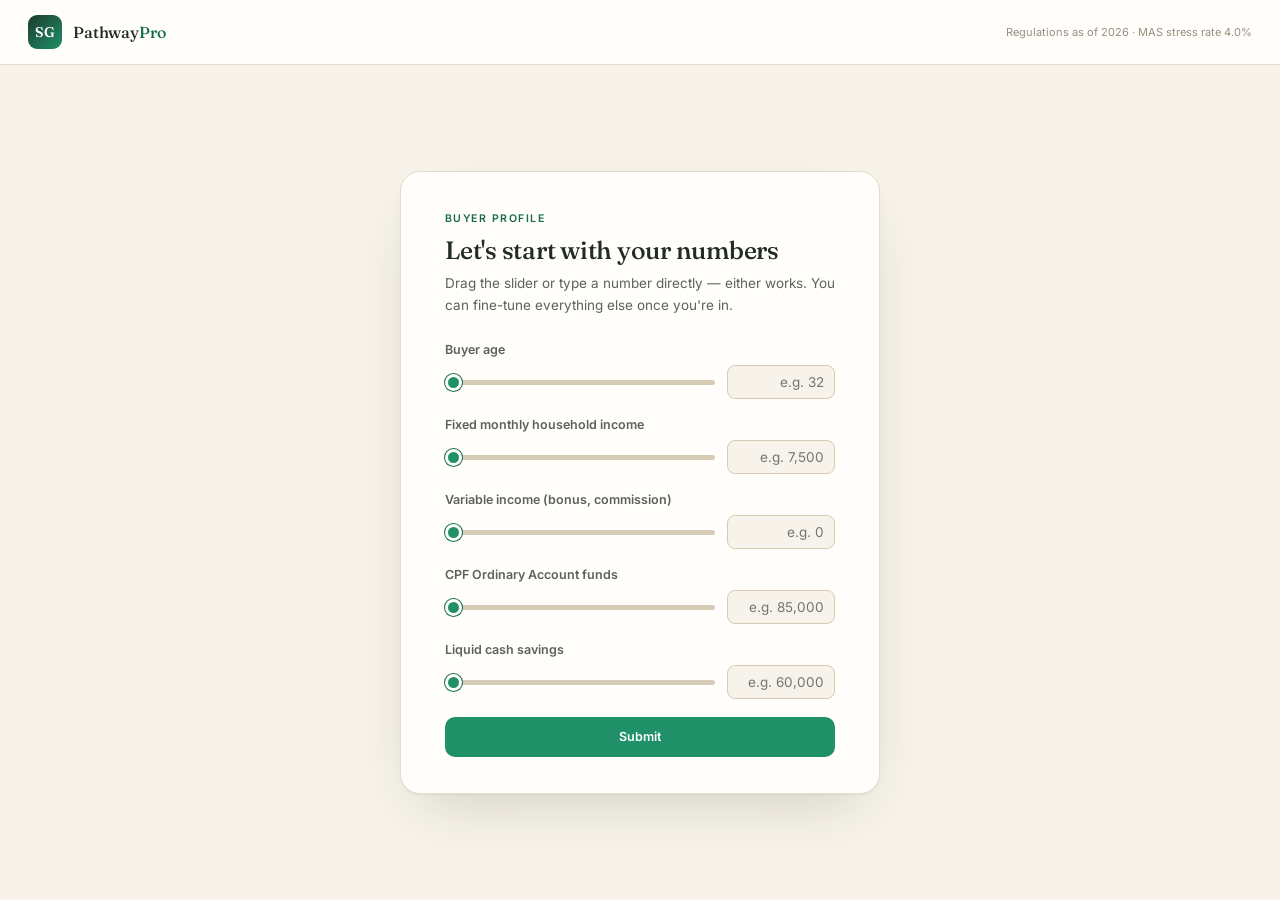
<file: property flowchart/index.html>
<!DOCTYPE html>
<html lang="en">
<head>
<meta charset="UTF-8">
<meta name="viewport" content="width=device-width, initial-scale=1.0">
<title>SG Property Pathway — Buyer Profile Dashboard</title>
<link rel="preconnect" href="https://fonts.googleapis.com">
<link rel="preconnect" href="https://fonts.gstatic.com" crossorigin>
<link rel="stylesheet" href="style.css">
<style>
  /* ---- Print-only affordability summary sheet ----
     Built and populated on demand by generatePDF(); hidden on screen,
     shown alone when printed/saved as PDF. Native browser print, not
     a library — nothing to load, nothing that can fail to load. */
  #print-sheet{ display:none; }
  @media print{
    body > *:not(#print-sheet){ display:none !important; }
    #print-sheet{
      display:block; font-family: var(--font-sans); color:#111; padding:12mm;
    }
    #print-sheet h1{ font-family: var(--font-display); font-size:20px; margin-bottom:2px; }
    #print-sheet .ps-date{ font-size:11px; color:#666; margin-bottom:18px; }
    #print-sheet h2{ font-size:12px; text-transform:uppercase; letter-spacing:0.06em; color:#333; border-bottom:1px solid #ccc; padding-bottom:4px; margin:16px 0 8px; }
    #print-sheet .ps-row{ display:flex; justify-content:space-between; font-size:12.5px; padding:4px 0; }
    #print-sheet .ps-row span:first-child{ color:#555; }
    #print-sheet .ps-row span:last-child{ font-weight:600; }
    #print-sheet .ps-note{ font-size:11px; color:#666; margin-top:6px; }
    #print-sheet .ps-foot{ margin-top:26px; padding-top:12px; border-top:1px solid #ccc; font-size:10px; color:#777; line-height:1.5; }
    #print-sheet .ps-contact{ margin-top:8px; font-size:11.5px; font-weight:700; color:#111; }
  }

  /* ---- Real photos on the 5 pathway cards ----
     PATH_MEDIA (in the script below) is the single place to swap a
     photo out — set img/alt/credit and it takes over the card the
     next render. Falls back to the original line-art icon if a photo
     fails to load, and falls back to a labelled placeholder tile if
     no photo is set at all, so a card is never blank or broken. */
  .path-thumb.photo{ padding:0; align-items:stretch; }
  .path-thumb.photo img{ width:100%; height:100%; object-fit:cover; display:block; }
  .path-thumb.placeholder{ flex-direction:column; align-items:center; justify-content:center; gap:3px; color:var(--ink-3); }
  .path-thumb.placeholder svg{ width:20px; height:20px; opacity:0.55; }
  .path-thumb.placeholder .ph-label{ font-size:7.5px; letter-spacing:0.03em; text-transform:uppercase; opacity:0.7; }
</style>
</head>
<body>

<header class="topbar">
  <div class="brand">
    <div class="brand-mark">SG</div>
    <div class="brand-name">Pathway<span>Pro</span></div>
  </div>
  <div class="topbar-note">Regulations as of 2026 · MAS stress rate 4.0%</div>
</header>

<!-- ============ INTRO SCREEN — captures the 5 core numbers before the dashboard appears ============ -->
<section id="intro-screen" class="intro-wrap" aria-label="Buyer profile intake">
  <div class="intro-card">
    <div class="panel-eyebrow">Buyer Profile</div>
    <h2 class="intro-title">Let's start with your numbers</h2>
    <p class="intro-sub">Drag the slider or type a number directly — either works. You can fine-tune everything else once you're in.</p>

    <div class="intro-field">
      <label for="i-age-num">Buyer age</label>
      <div class="dual-input">
        <input type="range" id="i-age-slider" min="21" max="75" step="1" value="21">
        <input type="number" id="i-age-num" min="21" max="75" step="1" placeholder="e.g. 32">
      </div>
    </div>

    <div class="intro-field">
      <label for="i-income-num">Fixed monthly household income</label>
      <div class="dual-input">
        <input type="range" id="i-income-slider" min="3000" max="30000" step="250" value="3000">
        <input type="number" id="i-income-num" min="3000" max="30000" step="250" placeholder="e.g. 7,500">
      </div>
    </div>

    <div class="intro-field">
      <label for="i-income-var-num">Variable income (bonus, commission)</label>
      <div class="dual-input">
        <input type="range" id="i-income-var-slider" min="0" max="15000" step="250" value="0">
        <input type="number" id="i-income-var-num" min="0" max="15000" step="250" placeholder="e.g. 0">
      </div>
    </div>

    <div class="intro-field">
      <label for="i-cpf-num">CPF Ordinary Account funds</label>
      <div class="dual-input">
        <input type="range" id="i-cpf-slider" min="0" max="500000" step="5000" value="0">
        <input type="number" id="i-cpf-num" min="0" max="500000" step="5000" placeholder="e.g. 85,000">
      </div>
    </div>

    <div class="intro-field">
      <label for="i-cash-num">Liquid cash savings</label>
      <div class="dual-input">
        <input type="range" id="i-cash-slider" min="0" max="500000" step="5000" value="0">
        <input type="number" id="i-cash-num" min="0" max="500000" step="5000" placeholder="e.g. 60,000">
      </div>
    </div>

    <p class="hint" id="intro-error" style="display:none">Fill in all five fields before continuing — type a number or drag the matching slider.</p>
    <button type="button" id="intro-submit" class="cta-btn primary intro-submit">Submit</button>
  </div>
</section>

<main class="wrap" id="dashboard" style="display:none">

  <!-- ============ LEFT WINDOW: BUYER PROFILE ARCHETYPE ============ -->
  <section class="left" aria-label="Buyer profile archetype panel">
    <div class="panel-eyebrow">Buyer Profile</div>

    <div class="avatar-card">
      <div class="household-stage" id="household-stage" aria-live="polite"></div>
      <div class="archetype-name" id="arch-name">First-Timer Achiever</div>
      <div class="archetype-sub" id="arch-sub">Citizen couple · Mid income band</div>
      <div class="badge-row" id="badge-row"></div>
    </div>

    <div class="section-card">
      <h3>Household composition</h3>
      <div class="input-row">
        <div class="input-label"><label for="s-age">Buyer age</label><span class="val" id="v-age">32</span></div>
        <input type="range" id="s-age" min="21" max="75" value="32" step="1">
      </div>
      <div class="input-row">
        <div class="input-label"><label for="s-hhtype">Buyer(s) citizenship profile</label></div>
        <select id="s-hhtype">
          <option value="cc">Citizen / Citizen couple</option>
          <option value="cpr">Citizen / PR couple</option>
          <option value="prpr">PR / PR couple</option>
          <option value="single35">Single 35+ (Citizen)</option>
          <option value="foreigner">Foreigner</option>
        </select>
        <p class="hint" id="single-hint" style="display:none">Below 35 — BTO Single Scheme, HDB resale (Single Singles Scheme) and EC (Joint Singles Scheme, two singles applying jointly) all need both applicants at least 35. Raise the age slider to unlock them.</p>
      </div>
      <div class="input-row">
        <div class="input-label"><span>Individuals staying in the home</span></div>
        <div class="stepper-row">
          <span class="stepper-name">
            <svg viewBox="0 0 24 24" fill="none" stroke="currentColor" stroke-width="2" stroke-linecap="round"><circle cx="12" cy="6" r="3"/><path d="M9 20v-6a3 3 0 0 1 6 0v6"/></svg>
            Toddlers / young children
          </span>
          <div class="stepper">
            <button type="button" class="step-btn" data-target="toddlers" data-step="-1" aria-label="Remove one toddler">−</button>
            <span class="step-count" id="v-toddlers">0</span>
            <button type="button" class="step-btn" data-target="toddlers" data-step="1" aria-label="Add one toddler">+</button>
          </div>
        </div>
        <div class="stepper-row">
          <span class="stepper-name">
            <svg viewBox="0 0 24 24" fill="none" stroke="currentColor" stroke-width="2" stroke-linecap="round"><circle cx="10" cy="5" r="3"/><path d="M7 21v-8a3 3 0 0 1 6 0v8"/><path d="M16 10v11"/></svg>
            Grandparents
          </span>
          <div class="stepper">
            <button type="button" class="step-btn" data-target="grandparents" data-step="-1" aria-label="Remove one grandparent">−</button>
            <span class="step-count" id="v-grandparents">0</span>
            <button type="button" class="step-btn" data-target="grandparents" data-step="1" aria-label="Add one grandparent">+</button>
          </div>
        </div>
        <p class="hint" id="gen-hint" style="display:none">Multi-generation household detected — 3Gen BTO income ceiling of $21,000 applied.</p>
      </div>
    </div>

    <div class="section-card">
      <h3>Financial inputs</h3>
      <div class="input-row">
        <div class="input-label"><label for="s-income">Fixed monthly household income</label><span class="val" id="v-income">$7,500</span></div>
        <input type="range" id="s-income" min="3000" max="30000" value="7500" step="250">
      </div>
      <div class="input-row">
        <div class="input-label"><label for="s-income-var">Variable income (bonus, commission)</label><span class="val" id="v-income-var">$0</span></div>
        <input type="range" id="s-income-var" min="0" max="15000" value="0" step="250">
      </div>
      <div class="input-row">
        <div class="input-label"><label for="s-cpf">CPF Ordinary Account funds</label><span class="val" id="v-cpf">$85,000</span></div>
        <input type="range" id="s-cpf" min="0" max="500000" value="85000" step="5000">
      </div>
      <div class="input-row">
        <div class="input-label"><label for="s-cash">Liquid cash savings</label><span class="val" id="v-cash">$60,000</span></div>
        <input type="range" id="s-cash" min="0" max="500000" value="60000" step="5000">
      </div>
      <div class="limits-grid">
        <div class="limit-card"><div class="limit-label">MSR limit (30%)</div><div class="limit-val ok" id="msr-val">—</div></div>
        <div class="limit-card"><div class="limit-label">TDSR limit (55%)</div><div class="limit-val ok" id="tdsr-val">—</div></div>
      </div>
      <div class="limits-grid budget-grid">
        <div class="limit-card"><div class="limit-label">HDB (MSR)</div><div class="limit-val" id="budget-hdb">—</div></div>
        <div class="limit-card"><div class="limit-label">EC (MSR + 5% cash)</div><div class="limit-val" id="budget-ec">—</div></div>
        <div class="limit-card"><div class="limit-label">Private (TDSR + 5% cash)</div><div class="limit-val" id="budget-pvt">—</div></div>
      </div>
      <p class="hint" id="cap-note" style="display:block">—</p>
    </div>

    <p class="disclaimer">Illustrative eligibility math only, this is not financial advice. Income ceilings, ABSD tiers, LTV and stress-test rates subject to regulation changes</p>
  </section>

  <!-- ============ RIGHT WINDOW: DYNAMIC PATHWAY FLOWCHART ============ -->
  <section class="right" aria-label="Dynamic property pathway flowchart">

    <div class="right-header">
      <div class="rh-title-row">
        <h2>Property Pathway Map</h2>
        <div class="root-node"><span class="dot"></span><span id="root-label">Your profile · assessing 5 pathways</span></div>
      </div>
      <div class="legend">
        <div class="leg-item"><div class="leg-dot em"></div>Eligible now</div>
        <div class="leg-item"><div class="leg-dot fut"></div>Future unlock</div>
        <div class="leg-item"><div class="leg-dot lk"></div>Locked</div>
      </div>
    </div>

    <div class="flow-grid" id="flow-grid"></div>

    <div class="node-title" style="margin-top:6px">Regulatory thresholds — live calculation</div>
    <div class="node-row" id="reg-nodes"></div>

    <div class="scenario-card">
      <h3>Future outlook &amp; asset progression path</h3>
      <div class="input-row">
        <div class="input-label"><label for="s-growth">Projected salary growth (% p.a.)</label><span class="val" id="v-growth">5%</span></div>
        <input type="range" id="s-growth" min="0" max="20" value="5" step="1">
      </div>
      <div class="input-row">
        <div class="input-label"><span>Target upgrade horizon</span></div>
        <div class="horizon-btns" role="group" aria-label="Upgrade horizon">
          <button class="hbtn active" id="h5" type="button">5 years</button>
          <button class="hbtn" id="h10" type="button">10 years</button>
        </div>
      </div>
      <div class="toggle-row">
        <span class="toggle-label" id="fut-label">Show Future Pathway overlay</span>
        <button class="tog" id="fut-tog" type="button" role="switch" aria-checked="false" aria-labelledby="fut-label"></button>
      </div>
    </div>

    <div id="future-gap-section" style="display:none">
      <div class="node-title" style="margin-bottom:8px">Future capital gap analysis</div>
      <div class="future-gap-box" id="future-gap-box"></div>
    </div>

    <div class="cta-box">
      <p class="cta-copy">Congratulations on being a <strong id="cta-arch">First-Timer Achiever</strong>! Your specific situation might result in very different conditions and time, let me find the best solution for you.</p>
      <div class="cta-btns">
        <button class="cta-btn primary" id="cta-pdf" type="button">
          <svg viewBox="0 0 24 24" fill="none" stroke="currentColor" stroke-width="2" stroke-linecap="round" stroke-linejoin="round"><path d="M21 15v4a2 2 0 0 1-2 2H5a2 2 0 0 1-2-2v-4"/><polyline points="7 10 12 15 17 10"/><line x1="12" y1="15" x2="12" y2="3"/></svg>
          Download your customized Property Pathway Summary now!
        </button>
        <button class="cta-btn secondary" id="cta-chat" type="button">
          <svg viewBox="0 0 24 24" fill="none" stroke="currentColor" stroke-width="2" stroke-linecap="round" stroke-linejoin="round"><path d="M21 11.5a8.38 8.38 0 0 1-.9 3.8 8.5 8.5 0 0 1-7.6 4.7 8.38 8.38 0 0 1-3.8-.9L3 21l1.9-5.7a8.38 8.38 0 0 1-.9-3.8 8.5 8.5 0 0 1 4.7-7.6 8.38 8.38 0 0 1 3.8-.9h.5a8.48 8.48 0 0 1 8 8v.5z"/></svg>
          WhatsApp me about my numbers
        </button>
      </div>
    </div>
  </section>

</main>

<div id="print-sheet"></div>

<script>
/* ============================================================
   SG Property Pathway Engine — 2026 rule values
   BTO family ceiling $14,000 · 3Gen (multi-generation) $21,000
   Single 35+ (2-rm Flexi) $7,000 · EC ceiling $16,000
   LTV 75% · MSR 30% · TDSR 55% · Stress rate 4.0%
   ABSD (1st): SC 0% / PR 5% / Foreigner 60%
   ============================================================ */

const $ = id => document.getElementById(id);
const fmt  = n => '$' + Math.round(n).toLocaleString('en-SG');
const fmtK = n => n >= 1000000 ? '$' + (n/1000000).toFixed(2) + 'M' : '$' + Math.round(n/1000) + 'K';

const RULES = {
  btoFamilyCeiling: 14000,
  bto3GenCeiling: 21000,
  btoSingleCeiling: 7000,
  ecCeiling: 16000,
  msrCap: 0.30,
  tdsrCap: 0.55,
  ltv: 0.75,               // 75% max loan -> 25% total downpayment (cash+CPF), same for HDB and bank loans since Aug 2024
  minCashDown: 0.05,       // of that 25%, 5% must be cash — bank loans only (EC, private). HDB loans can be paid entirely from CPF+cash.
  variableIncomeRate: 0.70, // banks count variable income (bonus/commission) at a 70% haircut for MSR/TDSR serviceability
  stressRate: 0.04,
  cpfContributionRate: 0.23, // combined employer+employee CPF contribution, credited monthly as new principal
  cpfInterestRate: 0.025,    // CPF Ordinary Account interest, compounded on the balance (not on new contributions alone)
  absd: { cc: 0, cpr: 0, single35: 0, prpr: 0.05, foreigner: 0.60 },
  minPrice: { bto: 380000, resaleHDB: 400000, ec: 1100000, newPvt: 1500000, resalePvt: 1200000 }
};

let horizon = 5;
let futureOn = false;
const counts = { toddlers: 0, grandparents: 0 };
const COUNT_MAX = { toddlers: 4, grandparents: 4 };

function getInputs() {
  return {
    age: +$('s-age').value,
    toddlers: counts.toddlers,
    grandparents: counts.grandparents,
    income: +$('s-income').value,           // fixed income — this is what HDB/EC income ceilings are checked against
    incomeVariable: +$('s-income-var').value, // bonus/commission — counted at 70% for MSR/TDSR, NOT counted towards income ceilings
    cpf: +$('s-cpf').value,
    cash: +$('s-cash').value,
    hhtype: $('s-hhtype').value,
    growth: +$('s-growth').value
  };
}

function isMultiGen(v) {
  return v.grandparents > 0 && (v.hhtype === 'cc' || v.hhtype === 'cpr');
}

/* ---------- Financing engine ----------
   MSR/TDSR are assessed on fixed + 70%-haircut variable income combined
   (how banks actually compute it) — separate from the HDB/EC income
   CEILING check in evaluate(), which HDB assesses on fixed pay only. */
function financing(v) {
  const assessableIncome = v.income + RULES.variableIncomeRate * v.incomeVariable;
  const msrLimit  = assessableIncome * RULES.msrCap;
  const tdsrLimit = assessableIncome * RULES.tdsrCap;
  const tenor = Math.max(5, Math.min(30, 65 - v.age));
  const r = RULES.stressRate / 12;
  const n = tenor * 12;
  const factor = r / (1 - Math.pow(1 + r, -n));
  const maxLoanMSR  = msrLimit  / factor;
  const maxLoanTDSR = tdsrLimit / factor;
  return { assessableIncome, msrLimit, tdsrLimit, tenor, factor, maxLoanMSR, maxLoanTDSR };
}

/* HDB and EC both cap out at their own income ceiling — above it you're not
   eligible for either at all (see the ceiling checks below), so the loan
   sizing for those two specifically shouldn't keep climbing with income
   past that point either. Fixed income is clamped at the ceiling first,
   then the same 70%-haircut variable income is added on top — a bank will
   still size the loan around your bonus even on an HDB/EC purchase, this
   only stops FIXED pay above the ceiling from inflating it further. */
function cappedMaxLoanMSR(v, fin, incomeCeiling) {
  const cappedAssessableIncome = Math.min(v.income, incomeCeiling) + RULES.variableIncomeRate * v.incomeVariable;
  return (cappedAssessableIncome * RULES.msrCap) / fin.factor;
}

/* Whatever loan you can get, plus every dollar of CPF and cash on hand —
   that's what you can spend. Deliberately not constrained by the 75%/25%
   split here; that check happens separately in downpaymentGap() and is
   surfaced as a caveat instead of silently capping this headline number. */
function maxAffordable(v, loanCap) {
  return v.cpf + v.cash + loanCap;
}

/* At the price maxAffordable() lands on, does the actual downpayment rule
   hold? 5% of price must be CASH specifically (bank loans only — an HDB
   loan has no cash-only requirement, pass cashMinRate 0 for those), and
   CPF + cash together must cover 25% of price (plus ABSD, where it
   applies). Whatever's short of either is what the caveat reports. */
function downpaymentGap(price, v, absdRate, cashMinRate) {
  const cashNeeded  = cashMinRate ? price * cashMinRate : 0;
  const totalNeeded = price * (1 - RULES.ltv + absdRate);
  return {
    cashShort:  Math.max(0, cashNeeded  - v.cash),
    totalShort: Math.max(0, totalNeeded - (v.cpf + v.cash))
  };
}

/* ---------- Eligibility engine (binding-constraint reporting) ---------- */
function evaluate(v) {
  const fin = financing(v);
  const isPRPR = v.hhtype === 'prpr', isSingle = v.hhtype === 'single35',
        isForeign = v.hhtype === 'foreigner';
  const absd = RULES.absd[v.hhtype];

  const btoCeil = isSingle ? RULES.btoSingleCeiling
                : isMultiGen(v) ? RULES.bto3GenCeiling
                : RULES.btoFamilyCeiling;

  // HDB and EC loan sizing is capped at their own income ceiling — fixed income
  // above it doesn't buy a bigger loan for these two, since you're not eligible
  // for either past that point anyway. Private has no such ceiling at all.
  const hdbLoanCap = cappedMaxLoanMSR(v, fin, btoCeil);
  const ecLoanCap  = cappedMaxLoanMSR(v, fin, RULES.ecCeiling);

  const budgetHDB = maxAffordable(v, hdbLoanCap);           // BTO/Resale HDB: HDB loan, capped at the BTO income ceiling
  const budgetEC  = maxAffordable(v, ecLoanCap);            // EC: MSR loan, capped at the EC income ceiling
  const budgetPvt = maxAffordable(v, fin.maxLoanTDSR);      // Private: TDSR loan, no income ceiling

  const gapHDB = downpaymentGap(budgetHDB, v, 0, 0);                    // HDB loan — no cash-only requirement
  const gapEC  = downpaymentGap(budgetEC, v, 0, RULES.minCashDown);     // bank loan — 5% must be cash
  const gapPvt = downpaymentGap(budgetPvt, v, absd, RULES.minCashDown); // bank loan — 5% must be cash

  const paths = {};

  if (isForeign)                              paths.bto = lock('Locked: Residency');
  else if (isPRPR)                            paths.bto = lock('Locked: Needs 1 Citizen');
  else if (isSingle && v.age < 35)            paths.bto = lock('Locked: Age (35+, Single Scheme)');
  else if (v.income > btoCeil)                paths.bto = lock('Locked: Income Ceiling');
  else if (budgetHDB < RULES.minPrice.bto)    paths.bto = lock('Locked: MSR 30% Limit', 'tdsr');
  else                                        paths.bto = ok(budgetHDB);

  if (isForeign)                                   paths.resaleHDB = lock('Locked: Residency');
  else if (isSingle && v.age < 35)                 paths.resaleHDB = lock('Locked: Age (35+, Single Scheme)');
  else if (budgetHDB < RULES.minPrice.resaleHDB)   paths.resaleHDB = lock('Locked: MSR 30% Limit', 'tdsr');
  else                                             paths.resaleHDB = ok(budgetHDB);

  if (isForeign)                              paths.ec = lock('Locked: Residency');
  else if (isPRPR)                            paths.ec = lock('Locked: Needs 1 Citizen');
  else if (isSingle && v.age < 35)            paths.ec = lock('Locked: Age (35+, Joint Singles Scheme)');
  else if (v.income > RULES.ecCeiling)        paths.ec = lock('Locked: Income Ceiling');
  else if (budgetEC < RULES.minPrice.ec)      paths.ec = lock('Locked: MSR 30% Limit', 'tdsr');
  else                                        paths.ec = ok(budgetEC);

  if (budgetPvt < RULES.minPrice.newPvt)      paths.newPvt = lock('Locked: TDSR 55% Limit', 'tdsr');
  else                                        paths.newPvt = ok(budgetPvt);

  if (budgetPvt < RULES.minPrice.resalePvt)   paths.resalePvt = lock('Locked: TDSR 55% Limit', 'tdsr');
  else                                        paths.resalePvt = ok(budgetPvt);

  return {
    fin, absd, budgetHDB, budgetEC, budgetPvt, btoCeil, paths,
    loanCaps: { hdb: hdbLoanCap, ec: ecLoanCap, pvt: fin.maxLoanTDSR },
    gaps: { hdb: gapHDB, ec: gapEC, pvt: gapPvt }
  };

  function ok(budget)          { return { ok: true,  budget }; }
  function lock(reason, kind)  { return { ok: false, reason, kind: kind || 'hard' }; }
}

/* ---------- Future projection ---------- */
function projectFuture(v) {
  const growthFactor = Math.pow(1 + v.growth / 100, horizon);
  const income = v.income * growthFactor;
  const incomeVariable = v.incomeVariable * growthFactor;
  const avgIncome = (v.income + income) / 2;

  /* CPF OA balance grows two separate ways: new monthly contributions
     (principal, from income) plus interest compounding on the balance
     itself — these are not the same rate and shouldn't be blended. */
  const monthlyContribution = avgIncome * RULES.cpfContributionRate;
  const monthlyRate = RULES.cpfInterestRate / 12;
  const months = horizon * 12;
  const growth = Math.pow(1 + monthlyRate, months);
  const cpf = v.cpf * growth + monthlyContribution * ((growth - 1) / monthlyRate);

  const cash = v.cash; // no savings-accrual assumption — cash only changes if the user moves the slider
  return { ...v, income, incomeVariable, cpf, cash };
}

/* ============================================================
   HOUSEHOLD AVATAR — one figure per individual staying
   ============================================================ */
function adultFigure(badge, badgeClass, opts = {}) {
  const h = opts.h || 74;
  const skin = opts.tone || '#7d8a72';
  const hair = opts.hair || '#2a4034';
  const futureCls = opts.future ? ' future' : '';
  return `
  <div class="figure${futureCls}" title="${opts.title || ''}">
    <svg width="36" height="${h}" viewBox="0 0 36 74" aria-hidden="true">
      <circle class="head-fill" cx="18" cy="13" r="10" fill="${skin}"/>
      <path class="head-fill" d="M8 12 a10 10 0 0 1 20 0 l0 -2 a10 8 0 0 0 -20 0 z" fill="${hair}"/>
      <path class="body-fill" d="M18 26 C8 26 4 34 4 44 L4 70 a3 3 0 0 0 3 3 L29 73 a3 3 0 0 0 3 -3 L32 44 C32 34 28 26 18 26 Z" fill="${opts.bodyColor || '#2a4034'}"/>
    </svg>
    <span class="fig-badge ${badgeClass}">${badge}</span>
  </div>`;
}

function grandparentFigure(opts = {}) {
  const futureCls = opts.future ? ' future' : '';
  return `
  <div class="figure${futureCls}" title="Grandparent staying in the home">
    <svg width="34" height="66" viewBox="0 0 34 66" aria-hidden="true">
      <circle class="head-fill" cx="16" cy="12" r="9" fill="#8a9382"/>
      <path class="head-fill" d="M7 11 a9 9 0 0 1 18 0 l0 -1.5 a9 7 0 0 0 -18 0 z" fill="#c4bda8"/>
      <path class="body-fill" d="M16 23 C7.5 23 4.5 31 4.5 39 L4.5 62 a3 3 0 0 0 3 3 L24 65 a3 3 0 0 0 3 -3 L27 39 C27 31 24.5 23 16 23 Z" fill="#3a5344"/>
      <path class="body-fill" d="M29 34 L31 62" stroke="#9c7016" stroke-width="2.5" stroke-linecap="round" fill="none"/>
      <circle class="body-fill" cx="29" cy="33" r="2" fill="#9c7016"/>
    </svg>
    <span class="fig-badge snr">${opts.future ? '+' + horizon + 'yr' : 'Snr'}</span>
  </div>`;
}

function toddlerFigure(opts = {}) {
  const futureCls = opts.future ? ' future' : '';
  return `
  <div class="figure${futureCls}" title="Toddler / young child">
    <svg width="20" height="40" viewBox="0 0 20 40" aria-hidden="true">
      <circle class="head-fill" cx="10" cy="8" r="6.5" fill="#9aa58c"/>
      <path class="body-fill" d="M10 16 C5 16 3 20.5 3 25.5 L3 37 a2.5 2.5 0 0 0 2.5 2.5 L14.5 39.5 a2.5 2.5 0 0 0 2.5 -2.5 L17 25.5 C17 20.5 15 16 10 16 Z" fill="#5a6f4f"/>
    </svg>
    <span class="fig-badge child">${opts.future ? '+' + horizon + 'yr' : 'Tot'}</span>
  </div>`;
}

function renderHousehold(v) {
  const olderHair = v.age > 52 ? '#b3ad98' : (v.age > 38 ? '#3a5344' : '#2a4034');
  const parts = [];

  if (v.hhtype === 'cc') {
    parts.push(adultFigure('SC', 'sc', { hair: olderHair, title: 'Singapore Citizen' }));
    parts.push(adultFigure('SC', 'sc', { hair: olderHair, title: 'Singapore Citizen', bodyColor: '#33503f', h: 70 }));
  } else if (v.hhtype === 'cpr') {
    parts.push(adultFigure('SC', 'sc', { hair: olderHair, title: 'Singapore Citizen' }));
    parts.push(adultFigure('PR', 'pr', { hair: olderHair, title: 'Permanent Resident', bodyColor: '#33503f', h: 70 }));
  } else if (v.hhtype === 'prpr') {
    parts.push(adultFigure('PR', 'pr', { hair: olderHair, title: 'Permanent Resident' }));
    parts.push(adultFigure('PR', 'pr', { hair: olderHair, title: 'Permanent Resident', bodyColor: '#33503f', h: 70 }));
  } else if (v.hhtype === 'single35') {
    parts.push(adultFigure('SC', 'sc', { hair: olderHair, title: 'Single Citizen 35+' }));
  } else {
    parts.push(adultFigure('FR', 'fr', { hair: olderHair, title: 'Foreign national', bodyColor: '#6d5a48' }));
  }

  for (let i = 0; i < v.grandparents; i++) parts.push(grandparentFigure());
  for (let i = 0; i < v.toddlers; i++)     parts.push(toddlerFigure());

  $('household-stage').innerHTML = parts.join('');
}

/* ---------- Archetype naming ---------- */
function archetype(v, ev) {
  if (v.hhtype === 'foreigner') return v.income >= 20000 ? 'Foreign Buyer' : 'Foreign Investor';
  if (isMultiGen(v)) return 'Multi-Gen Family';
  if (v.hhtype === 'single35')  return v.income >= 10000 ? 'Independent Single' : 'Individual Investor';
  if (ev.paths.newPvt.ok && v.income >= 16000) return 'Private Upgrader';
  if (ev.paths.ec.ok && v.income > RULES.btoFamilyCeiling) return 'EC Upgrader';
  if (ev.paths.bto.ok && v.toddlers > 0) return 'Family Starter';
  if (ev.paths.bto.ok) return 'First-Time Buyer';
  if (ev.paths.resaleHDB.ok) return 'Resale Ready-To-Move-In';
  return 'Early Saver';
}

/* ---------- Building illustration thumbnails (per property type) ---------- */
const THUMBS = {
  /* modern HDB slab block */
  bto: '<svg viewBox="0 0 140 74" fill="none" stroke="currentColor" stroke-width="1.6" stroke-linejoin="round"><line x1="6" y1="70" x2="134" y2="70"/><rect x="30" y="20" width="52" height="50" fill="currentColor" fill-opacity="0.06"/><rect x="82" y="30" width="34" height="40" fill="currentColor" fill-opacity="0.06"/><path d="M38 28h6M50 28h6M62 28h6M38 38h6M50 38h6M62 38h6M38 48h6M50 48h6M62 48h6M38 58h6M50 58h6M62 58h6" stroke-width="2.4" stroke-linecap="round"/><path d="M90 38h5M102 38h5M90 48h5M102 48h5M90 58h5M102 58h5" stroke-width="2.4" stroke-linecap="round"/></svg>',
  /* older HDB point block, taller & narrower */
  resaleHDB: '<svg viewBox="0 0 140 74" fill="none" stroke="currentColor" stroke-width="1.6" stroke-linejoin="round"><line x1="6" y1="70" x2="134" y2="70"/><rect x="48" y="12" width="44" height="58" fill="currentColor" fill-opacity="0.06"/><path d="M56 22h6M72 22h6M56 32h6M72 32h6M56 42h6M72 42h6M56 52h6M72 52h6M56 62h6M72 62h6" stroke-width="2.4" stroke-linecap="round"/><path d="M66 12v-4" stroke-linecap="round"/></svg>',
  /* two EC towers with balconies + tree */
  ec: '<svg viewBox="0 0 140 74" fill="none" stroke="currentColor" stroke-width="1.6" stroke-linejoin="round"><line x1="6" y1="70" x2="134" y2="70"/><rect x="34" y="22" width="30" height="48" fill="currentColor" fill-opacity="0.06"/><rect x="70" y="14" width="30" height="56" fill="currentColor" fill-opacity="0.06"/><path d="M34 32h30M34 42h30M34 52h30M34 62h30M70 24h30M70 34h30M70 44h30M70 54h30M70 64h30" stroke-width="1.2"/><path d="M116 70v-14M110 58a6 6 0 0 1 12 0" stroke-linecap="round"/></svg>',
  /* tall slim glass tower (new launch) */
  newPvt: '<svg viewBox="0 0 140 74" fill="none" stroke="currentColor" stroke-width="1.6" stroke-linejoin="round"><line x1="6" y1="70" x2="134" y2="70"/><path d="M56 70V14l28-8v64" fill="currentColor" fill-opacity="0.06"/><path d="M56 22l28-6M56 32l28-6M56 42l28-4M56 52l28-2M56 62h28" stroke-width="1.2"/><path d="M84 6l6 2v62" fill="currentColor" fill-opacity="0.04"/></svg>',
  /* established condo block with pool & palm (resale private) */
  resalePvt: '<svg viewBox="0 0 140 74" fill="none" stroke="currentColor" stroke-width="1.6" stroke-linejoin="round"><line x1="6" y1="70" x2="134" y2="70"/><rect x="40" y="20" width="46" height="50" fill="currentColor" fill-opacity="0.06"/><path d="M48 30h8M62 30h8M48 40h8M62 40h8M48 50h8M62 50h8M48 60h8M62 60h8" stroke-width="2.2" stroke-linecap="round"/><path d="M92 70v-16M92 54c0-4 5-6 8-4M92 54c0-4-5-6-8-4" stroke-linecap="round"/><path d="M96 66q6 -2 12 0" stroke-width="1.2" stroke-linecap="round"/></svg>'
};

const PATH_DEFS = [
  { id: 'bto',       name: 'BTO HDB',            sub: 'New flat from HDB',     example: 'e.g. Bayshore BTO',      msr: true  },
  { id: 'resaleHDB', name: 'Resale HDB',         sub: 'Open-market flat',      example: 'e.g. Pinnacle @ Duxton', msr: true  },
  { id: 'ec',        name: 'Executive Condo',    sub: 'Hybrid public-private', example: 'e.g. Otto Place',        msr: true  },
  { id: 'newPvt',    name: 'New Launch Private', sub: 'Developer sale, priced at a premium', example: 'e.g. Thomson Reserve',   msr: false },
  { id: 'resalePvt', name: 'Resale Private',     sub: 'Open-market condo',     example: 'e.g. Treasure at Tampines', msr: false }
];

/* ============================================================
   PATH_MEDIA — real photo per pathway card, swap out here
   ============================================================
   Set { img, alt } to show a real photo — it replaces the line-art
   icon automatically on the next render(). Points at local files in
   /photos (sibling to this /property flowchart folder), not a URL,
   so nothing here depends on the internet being up. Leave a pathway
   set to null to show a clearly-labelled "add photo" placeholder
   instead of guessing or showing nothing. To swap in a newer/hotter
   project: drop the new photo in /photos and update the path below —
   optional `credit` shows in the hover tooltip if you need to credit
   a stock photo.
   ============================================================ */
const PATH_MEDIA = {
  bto:       { img: '../property flowchart/photos/bayshore%20bto.jpg',           alt: 'Bayshore BTO' },
  resaleHDB: { img: '../property flowchart/photos/pinnacle%20at%20duxton.jpg',   alt: 'Pinnacle @ Duxton' },
  ec:        { img: '../property flowchart/photos/otto%20place.jpg',             alt: 'Otto Place' },
  newPvt:    { img: '../property flowchart/photos/thomson%20reserve.jpg',        alt: 'Thomson Reserve' },
  resalePvt: { img: '../property flowchart/photos/treasure%20at%20tampines.jpg', alt: 'Treasure at Tampines' }
};

const PLACEHOLDER_ICON = '<svg viewBox="0 0 24 24" fill="none" stroke="currentColor" stroke-width="1.6" stroke-linecap="round" stroke-linejoin="round"><path d="M23 19a2 2 0 0 1-2 2H3a2 2 0 0 1-2-2V8a2 2 0 0 1 2-2h4l2-3h6l2 3h4a2 2 0 0 1 2 2z"/><circle cx="12" cy="13" r="4"/></svg>';

function buildThumb(p) {
  const media = PATH_MEDIA[p.id];
  if (media && media.img) {
    const title = media.credit ? media.alt + ' — ' + media.credit : media.alt;
    return '<div class="path-thumb photo" data-path="' + p.id + '">' +
      '<img src="' + media.img + '" alt="' + media.alt + '" title="' + title + '" loading="lazy">' +
      '</div>';
  }
  return '<div class="path-thumb placeholder" data-path="' + p.id + '">' + PLACEHOLDER_ICON + '<span class="ph-label">Add photo</span></div>';
}

const TOOLTIP = 'Assess current outstanding liabilities/car loans to unlock exact figures.';

/* ============================================================
   MASTER RENDER
   ============================================================ */
function render() {
  const v = getInputs();
  const ev = evaluate(v);
  const fut = projectFuture(v);
  const evFut = evaluate(fut);
  const multiGen = isMultiGen(v);

  $('v-age').textContent = v.age;
  $('v-toddlers').textContent = v.toddlers;
  $('v-grandparents').textContent = v.grandparents;
  $('v-income').textContent = fmt(v.income);
  $('v-income-var').textContent = fmt(v.incomeVariable);
  $('v-cpf').textContent = fmt(v.cpf);
  $('v-cash').textContent = fmt(v.cash);
  $('v-growth').textContent = v.growth + '%';
  $('gen-hint').style.display = multiGen ? 'block' : 'none';
  $('single-hint').style.display = (v.hhtype === 'single35' && v.age < 35) ? 'block' : 'none';

  const msrEl = $('msr-val'), tdsrEl = $('tdsr-val');
  msrEl.textContent  = fmt(ev.fin.msrLimit)  + '/mo';
  tdsrEl.textContent = fmt(ev.fin.tdsrLimit) + '/mo';
  msrEl.className  = 'limit-val ' + (ev.fin.msrLimit  >= 2400 ? 'ok' : ev.fin.msrLimit >= 1400 ? 'warn' : 'danger');
  tdsrEl.className = 'limit-val ' + (ev.fin.tdsrLimit >= 4000 ? 'ok' : 'warn');

  $('budget-hdb').textContent = fmtK(ev.budgetHDB);
  $('budget-hdb').className = 'limit-val ok';
  $('budget-ec').textContent = fmtK(ev.budgetEC);
  $('budget-ec').className = 'limit-val ok';
  $('budget-pvt').textContent = fmtK(ev.budgetPvt);
  $('budget-pvt').className = 'limit-val ok';

  function gapText(gap) {
    if (gap.cashShort <= 0 && gap.totalShort <= 0) return 'meets the downpayment split';
    const parts = [];
    if (gap.cashShort > 0)  parts.push(fmtK(gap.cashShort) + ' more cash for the 5%');
    if (gap.totalShort > 0) parts.push(fmtK(gap.totalShort) + ' more CPF/cash for the 25%');
    return 'needs ' + parts.join(' + ');
  }
  $('cap-note').innerHTML = 'HDB ' + gapText(ev.gaps.hdb) + ' · EC ' + gapText(ev.gaps.ec) + ' · Private ' + gapText(ev.gaps.pvt) + '.';
    

  const aname = archetype(v, ev);
  $('arch-name').textContent = aname;
  $('cta-arch').textContent = aname;
  const hhLabels = { cc: 'Citizen couple', cpr: 'Citizen/PR couple', prpr: 'PR/PR couple', single35: 'Single 35+ Citizen', foreigner: 'Foreign national' };
  const band = v.income < 7000 ? 'Starter' : v.income < 14000 ? 'Mid' : v.income < 20000 ? 'Upper' : 'Premium';
  const compBits = [];
  if (v.toddlers)     compBits.push(v.toddlers + (v.toddlers > 1 ? ' toddlers' : ' toddler'));
  if (v.grandparents) compBits.push(v.grandparents + (v.grandparents > 1 ? ' grandparents' : ' grandparent'));
  $('arch-sub').textContent = hhLabels[v.hhtype] + (compBits.length ? ' · ' + compBits.join(' · ') : '') + ' · ' + band + ' income band';

  const badges = [];
  if (multiGen)              badges.push('<span class="badge em">3Gen ceiling $21K</span>');
  if (ev.paths.bto.ok)       badges.push('<span class="badge em">BTO eligible</span>');
  if (ev.paths.ec.ok)        badges.push('<span class="badge em">EC window</span>');
  if (ev.paths.resaleHDB.ok && !ev.paths.bto.ok) badges.push('<span class="badge">Resale HDB</span>');
  if (ev.paths.newPvt.ok)    badges.push('<span class="badge em">Private ready</span>');
  if (ev.absd > 0)           badges.push('<span class="badge muted">ABSD ' + Math.round(ev.absd * 100) + '%</span>');
  if (!badges.length)        badges.push('<span class="badge muted">Building capital</span>');
  $('badge-row').innerHTML = badges.join('');

  renderHousehold(v);

  const openCount = PATH_DEFS.filter(p => ev.paths[p.id].ok).length;
  $('root-label').textContent = openCount + ' of 5 Pathway Options Available ';

  $('flow-grid').innerHTML = PATH_DEFS.map(p => {
    const cur = ev.paths[p.id];
    const later = evFut.paths[p.id];
    const isActive = cur.ok;
    const isFuture = !isActive && futureOn && later.ok;
    const stateCls = isActive ? 'active' : isFuture ? 'future' : 'locked';

    let body = '';
    if (isActive) {
      body = '<div class="path-metrics">Max budget<br><strong class="budget-fig">' + fmtK(cur.budget) + '</strong></div>';
      if (p.id === 'bto' && multiGen) body += '<div class="path-metrics"><strong>3Gen flat</strong> eligible</div>';
      if (ev.absd > 0 && !p.msr) body += '<div class="path-metrics">ABSD <strong>' + Math.round(ev.absd * 100) + '%</strong></div>';
    } else if (isFuture) {
      body = '<div class="future-badge">Unlocks in ' + horizon + 'yr</div>' +
             '<div class="path-metrics">Proj. budget<br><strong class="budget-fig">' + fmtK(later.budget) + '</strong></div>';
    } else {
      body = '<div class="lock-badge ' + (cur.kind === 'tdsr' ? 'tdsr' : '') + '">' + cur.reason + '</div>';
    }

    const ratio = p.msr ? 'MSR 30%' : 'TDSR 55%';
    const tip = '<div class="tip-wrap"><button class="tip-trigger" type="button">' + ratio + ' applied ⓘ</button>' +
                '<div class="tip-box">"' + TOOLTIP + '"</div></div>';

    return '<article class="path-card ' + stateCls + '">' +
      buildThumb(p) +
      '<div class="path-body">' +
        '<div class="path-name">' + p.name + '</div>' +
        '<div class="path-example">' + p.example + '</div>' +
        '<div class="path-metrics">' + p.sub + '</div>' +
        body + tip +
      '</div></article>';
  }).join('');

  /* Photo failed to load (offline, hotlink blocked, URL swapped to
     something bad) — fall back to the line-art icon so the card
     never shows a broken-image glyph. */
  document.querySelectorAll('.path-thumb.photo img').forEach(img => {
    img.addEventListener('error', function () {
      const wrap = this.closest('.path-thumb');
      wrap.className = 'path-thumb';
      wrap.innerHTML = THUMBS[wrap.dataset.path];
    }, { once: true });
  });

  const hdbAlive = ev.paths.bto.ok || ev.paths.resaleHDB.ok || ev.paths.ec.ok;
  const pvtAlive = ev.paths.newPvt.ok || ev.paths.resalePvt.ok;
  const ceilNote = v.hhtype === 'single35'
    ? 'Single 35+ ceiling: $7,000 (2-rm Flexi).'
    : multiGen
      ? 'Multi-gen (3Gen) ceiling applied: $21,000.'
      : 'Family BTO ceiling: $14,000 · EC: $16,000.';
  /* Headline figure beside each threshold's title: the final loan that
     actually feeds the budgets (HDB/EC loans are income-ceiling-capped),
     and for ABSD, the dollar amount payable at the private budget. */
  const regFig = items => '<div class="reg-fig">' + items.map(i =>
    '<div><strong>' + i.val + '</strong><span>' + i.label + '</span></div>').join('') + '</div>';
  const msrFig = Math.abs(ev.loanCaps.hdb - ev.loanCaps.ec) < 1
    ? [{ val: fmtK(ev.loanCaps.hdb), label: 'max loan' }]
    : [{ val: fmtK(ev.loanCaps.hdb), label: 'HDB loan' }, { val: fmtK(ev.loanCaps.ec), label: 'EC loan' }];
  const absdAmt = ev.absd * ev.budgetPvt;
  const absdFig = [{
    val: absdAmt > 0 ? fmtK(absdAmt) : '$0',
    label: ev.absd > 0 ? Math.round(ev.absd * 100) + '% of private budget' : 'ABSD payable'
  }];

  $('reg-nodes').innerHTML =
    '<div class="reg-node ' + (hdbAlive ? 'highlight' : 'dim') + '">' +
      '<div class="reg-head"><h4>MSR — 30% cap</h4>' + regFig(msrFig) + '</div>' +
      '<p>HDB &amp; EC loans only. Current loan limit: ' + fmt(ev.fin.maxLoanMSR) + ' for ' + ev.fin.tenor + ' years loan. ' + ceilNote + '</p>' +
      '<span class="pill ' + (hdbAlive ? 'ok' : 'warn') + '">' + (hdbAlive ? 'Within margin' : 'Binding constraint') + '</span>' +
      '<div class="fine">"' + TOOLTIP + '"</div></div>' +
    '<div class="reg-node ' + (pvtAlive ? 'highlight' : 'dim') + '">' +
      '<div class="reg-head"><h4>TDSR — 55% cap</h4>' + regFig([{ val: fmtK(ev.loanCaps.pvt), label: 'max loan' }]) + '</div>' +
      '<p>All property loans. Your ceiling: ' + fmt(ev.fin.maxLoanTDSR) + '/mo including every other debt obligation. Private (bank) loans also need 5% of the price in pure cash — CPF alone can\'t cover that slice, even with plenty of CPF/cash combined.</p>' +
      '<span class="pill ' + (pvtAlive ? 'ok' : 'warn') + '">' + (pvtAlive ? 'Within margin' : 'Binding constraint') + '</span>' +
      '<div class="fine">"' + TOOLTIP + '"</div></div>' +
    '<div class="reg-node highlight">' +
      '<div class="reg-head"><h4>ABSD exposure</h4>' + regFig(absdFig) + '</div>' +
      '<p>First property: Citizen 0% · PR 5% · Foreigner 60%. Computed on higher of price/valuation.</p>' +
      '<span class="pill ' + (ev.absd >= 0.6 ? 'bad' : ev.absd > 0 ? 'warn' : 'ok') + '">' +
      (ev.absd > 0 ? Math.round(ev.absd * 100) + '% ABSD applies' : 'No ABSD (1st property)') + '</span></div>';

  const fgSection = $('future-gap-section');
  if (futureOn) {
    fgSection.style.display = 'block';
    const unlocked = PATH_DEFS.filter(p => !ev.paths[p.id].ok && evFut.paths[p.id].ok);
    let html = '<div class="fg-title">' + horizon + '-year projection · ' + v.growth + '% p.a. growth</div>' +
               'Projected income <strong>' + fmt(fut.income) + '/mo</strong> · CPF OA <strong>' + fmtK(fut.cpf) +
               '</strong> · Cash <strong>' + fmtK(fut.cash) + '</strong> · Budget <strong>' + fmtK(evFut.budgetPvt) + '</strong><br>';
    if (unlocked.length) {
      const target = unlocked[unlocked.length - 1];
      const gap = Math.max(0, RULES.minPrice[target.id] * (1 - RULES.ltv + RULES.absd[fut.hhtype]) - (fut.cpf + fut.cash));
      html += 'New pathways unlock: <strong>' + unlocked.map(p => p.name).join(', ') + '</strong>. ';
      html += gap > 0
        ? 'Estimated future capital gap to secure ' + target.name + ': <strong>' + fmtK(gap) + '</strong> in additional downpayment funds.'
        : 'Projected downpayment funds fully cover the ' + target.name + ' entry point — <strong>no capital gap</strong>.';
    } else {
      const allOpen = PATH_DEFS.every(p => ev.paths[p.id].ok);
      html += allOpen
        ? 'All five pathways are already open today — the horizon widens your budget by <strong>' + fmtK(Math.max(0, evFut.budgetPvt - ev.budgetPvt)) + '</strong>.'
        : 'No additional pathways unlock within ' + horizon + ' years on these assumptions. Consider raising the savings rate, extending the horizon, or adjusting the target.';
    }
    $('future-gap-box').innerHTML = html;
  } else {
    fgSection.style.display = 'none';
  }
}

/* ---------- Wiring ---------- */
['s-age','s-income','s-income-var','s-cpf','s-cash','s-growth'].forEach(id => $(id).addEventListener('input', render));
$('s-hhtype').addEventListener('change', render);

document.querySelectorAll('.step-btn').forEach(btn => {
  btn.addEventListener('click', () => {
    const key = btn.dataset.target;
    const next = counts[key] + (+btn.dataset.step);
    counts[key] = Math.max(0, Math.min(COUNT_MAX[key], next));
    render();
  });
});

$('h5').addEventListener('click', () => { horizon = 5;  $('h5').classList.add('active'); $('h10').classList.remove('active'); render(); });
$('h10').addEventListener('click', () => { horizon = 10; $('h10').classList.add('active'); $('h5').classList.remove('active'); render(); });

$('fut-tog').addEventListener('click', function () {
  futureOn = !futureOn;
  this.classList.toggle('on', futureOn);
  this.setAttribute('aria-checked', futureOn);
  render();
});

/* ---------- WhatsApp handoff ----------
   Real wa.me deep link carrying the visitor's live profile summary.
   No backend, no third-party form service — the visitor's own click
   is the consenting action, so it doesn't touch the DNC/PDPA rules
   the way an outbound broadcast to a scraped number would. */
function buildWhatsAppSummary() {
  const v = getInputs();
  const lines = [
    "Hi! I used your PathwayPro calculator and I'd like to learn more.",
    "Profile: " + $('arch-name').textContent + " (" + $('arch-sub').textContent + ")",
    "Monthly income: " + fmt(v.income),
    "MSR limit: " + $('msr-val').textContent + " · TDSR limit: " + $('tdsr-val').textContent,
    "Est. max loan: " + $('max-loan').textContent + " · Total budget: " + $('total-budget').textContent,
    "Looking " + horizon + " years ahead.",
    "Could you help me understand what's actually realistic for me?"
  ];
  return lines.join('\n');
}

$('cta-chat').addEventListener('click', () => {
  const agentNumber = '6598287803'; // +65 9828 7803
  const text = buildWhatsAppSummary();
  window.open('https://wa.me/' + agentNumber + '?text=' + encodeURIComponent(text), '_blank');
});

/* ---------- PDF export ----------
   Builds a print-only summary sheet and hands off to the browser's
   own print dialog ("Save as PDF" is a native destination in every
   modern browser) — no external library, nothing that can fail to
   load. Summarises the visitor's own inputs and live results.
   Deliberately does NOT fabricate a specific staggered payment/
   cash-flow schedule, since that needs real per-project downpayment
   percentages this tool doesn't have — inventing one would risk
   giving wrong numbers. */
function row(label, value) {
  return '<div class="ps-row"><span>' + label + '</span><span>' + value + '</span></div>';
}

function generatePDF() {
  const v = getInputs();
  const ev = evaluate(v);
  const dateStr = new Date().toLocaleDateString('en-SG', { day: 'numeric', month: 'long', year: 'numeric' });

  let html = '';
  html += '<h1>PathwayPro — Personal Affordability Summary</h1>';
  html += '<div class="ps-date">Prepared ' + dateStr + '</div>';

  html += '<h2>Buyer profile</h2>';
  html += row('Archetype', $('arch-name').textContent);
  html += row('Household', $('arch-sub').textContent);
  html += row('Buyer age', v.age);

  html += '<h2>Financial inputs</h2>';
  html += row('Gross monthly household income', fmt(v.income));
  html += row('CPF Ordinary Account funds', fmt(v.cpf));
  html += row('Liquid cash savings', fmt(v.cash));

  html += '<h2>Live borrowing limits</h2>';
  html += row('MSR limit (30%)', $('msr-val').textContent);
  html += row('TDSR limit (55%)', $('tdsr-val').textContent);
  html += row('Est. max loan @ 4.0% stress rate', $('max-loan').textContent);
  html += row('Total budget', $('total-budget').textContent);

  html += '<h2>Pathways open today</h2>';
  const open = PATH_DEFS.filter(p => ev.paths[p.id].ok).map(p => p.name);
  html += '<p class="ps-note">' + (open.length ? open.join(', ') : 'None yet at these inputs — see the regulatory thresholds on-screen for what is binding.') + '</p>';

  if (futureOn) {
    const fut = projectFuture(v);
    const evFut = evaluate(fut);
    const unlocked = PATH_DEFS.filter(p => !ev.paths[p.id].ok && evFut.paths[p.id].ok).map(p => p.name);
    html += '<h2>' + horizon + '-year outlook</h2>';
    html += row('Projected income', fmt(fut.income));
    html += row('Projected budget', fmtK(evFut.budgetPvt));
    html += '<p class="ps-note">New pathways: ' + (unlocked.length ? unlocked.join(', ') : 'none beyond what is open today') + '</p>';
  }

  html += '<div class="ps-foot">Illustrative eligibility math only — not financial advice. Income ceilings, ABSD tiers, LTV and ' +
          'stress-test rates change with cooling measures; verify current values with HDB / MAS / IRAS and your bank before committing.' +
          '<div class="ps-contact">[Agent Name] · WhatsApp +65 9828 7803 · CEA Reg. No. RXXXXXXX</div></div>';

  $('print-sheet').innerHTML = html;
  window.print();
}

$('cta-pdf').addEventListener('click', generatePDF);

render();

/* ---------- Intro screen ----------
   Slider and number input for each field stay in sync with each other;
   the number input is what actually starts blank (native sliders can't
   be "empty"), and that's what Submit checks before handing the five
   values off to the real dashboard inputs and revealing the dashboard. */
function bindDualInput(sliderId, numberId) {
  const slider = $(sliderId), number = $(numberId);
  slider.addEventListener('input', () => { number.value = slider.value; });
  number.addEventListener('input', () => {
    if (number.value === '') return;
    const clamped = Math.max(+slider.min, Math.min(+slider.max, +number.value));
    slider.value = clamped;
  });
}
['age', 'income', 'income-var', 'cpf', 'cash'].forEach(key => bindDualInput('i-' + key + '-slider', 'i-' + key + '-num'));

$('intro-submit').addEventListener('click', () => {
  const fields = [
    { num: 'i-age-num',        target: 's-age' },
    { num: 'i-income-num',     target: 's-income' },
    { num: 'i-income-var-num', target: 's-income-var' },
    { num: 'i-cpf-num',        target: 's-cpf' },
    { num: 'i-cash-num',       target: 's-cash' }
  ];
  const missing = fields.some(f => $(f.num).value === '');
  if (missing) {
    $('intro-error').style.display = 'block';
    return;
  }
  fields.forEach(f => { $(f.target).value = $(f.num).value; });
  $('intro-screen').style.display = 'none';
  $('dashboard').style.display = '';
  render();
});
</script>
</body>
</html>
</file>
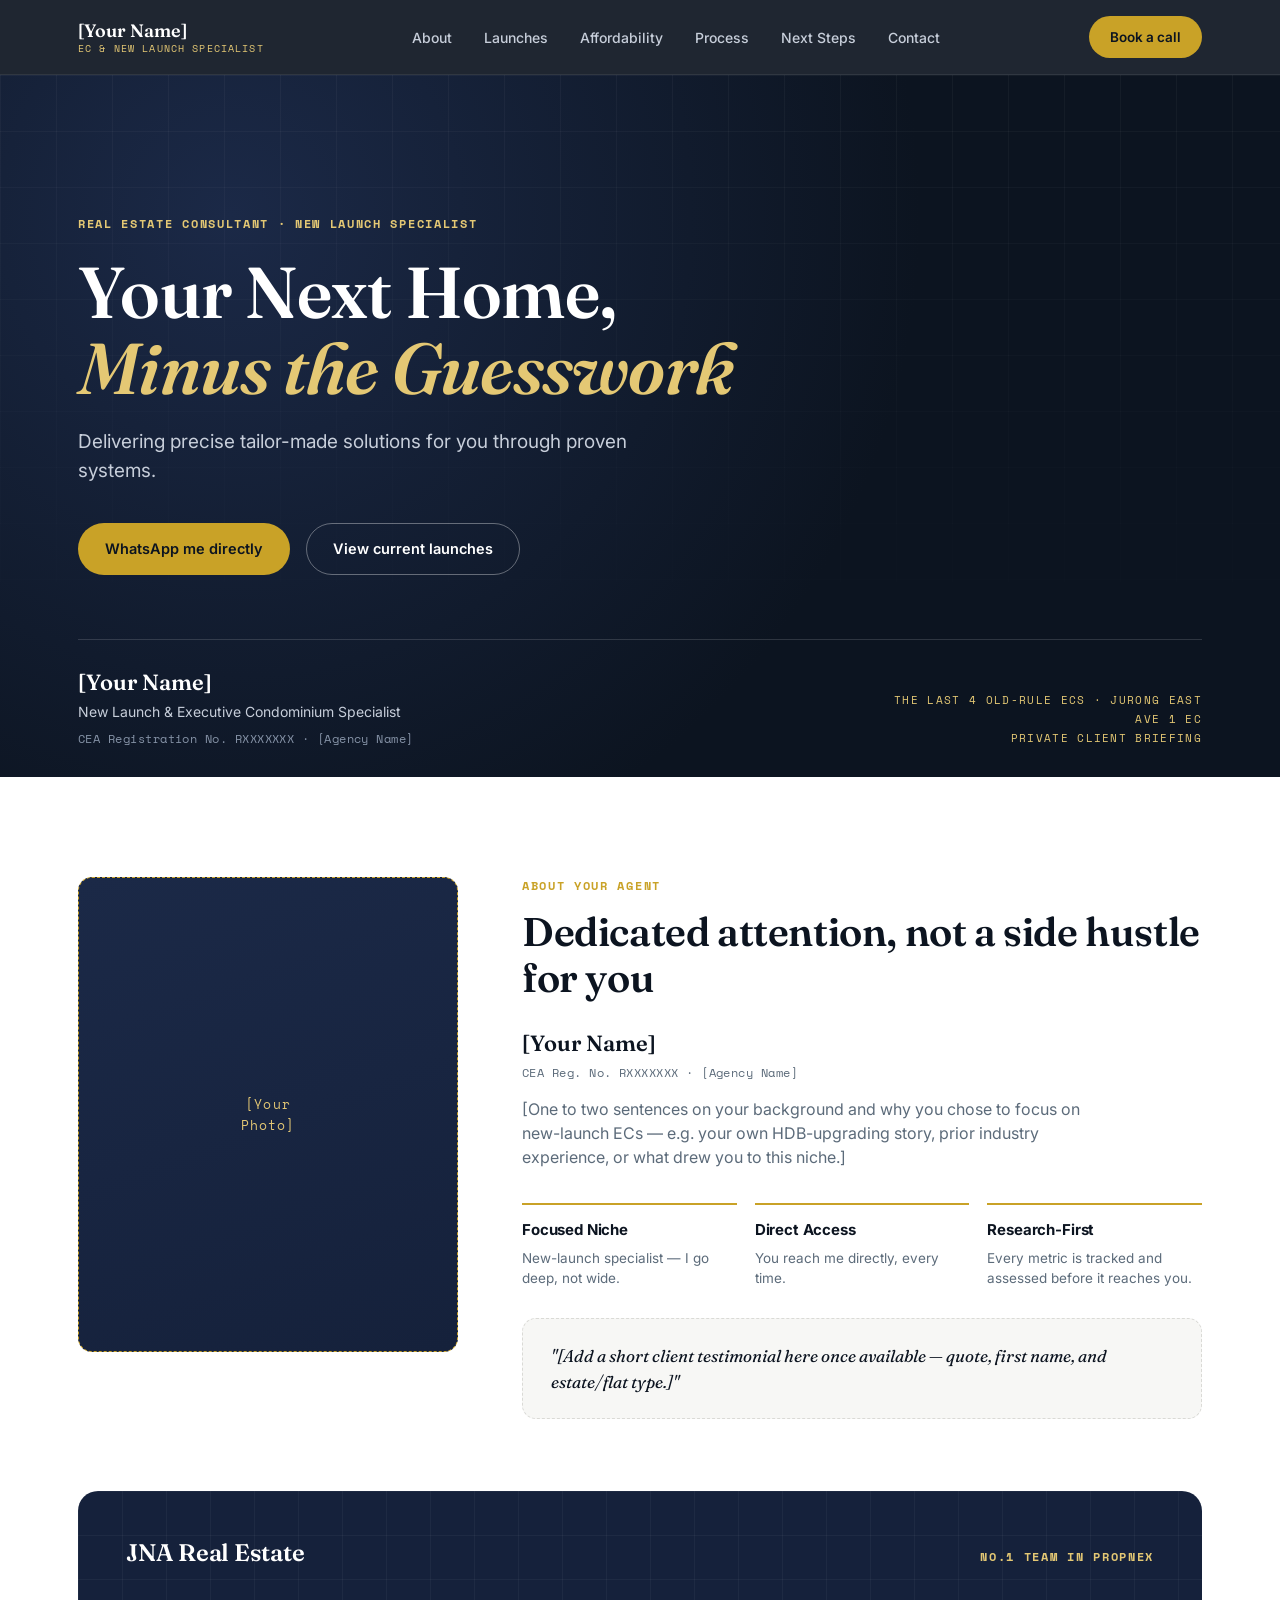
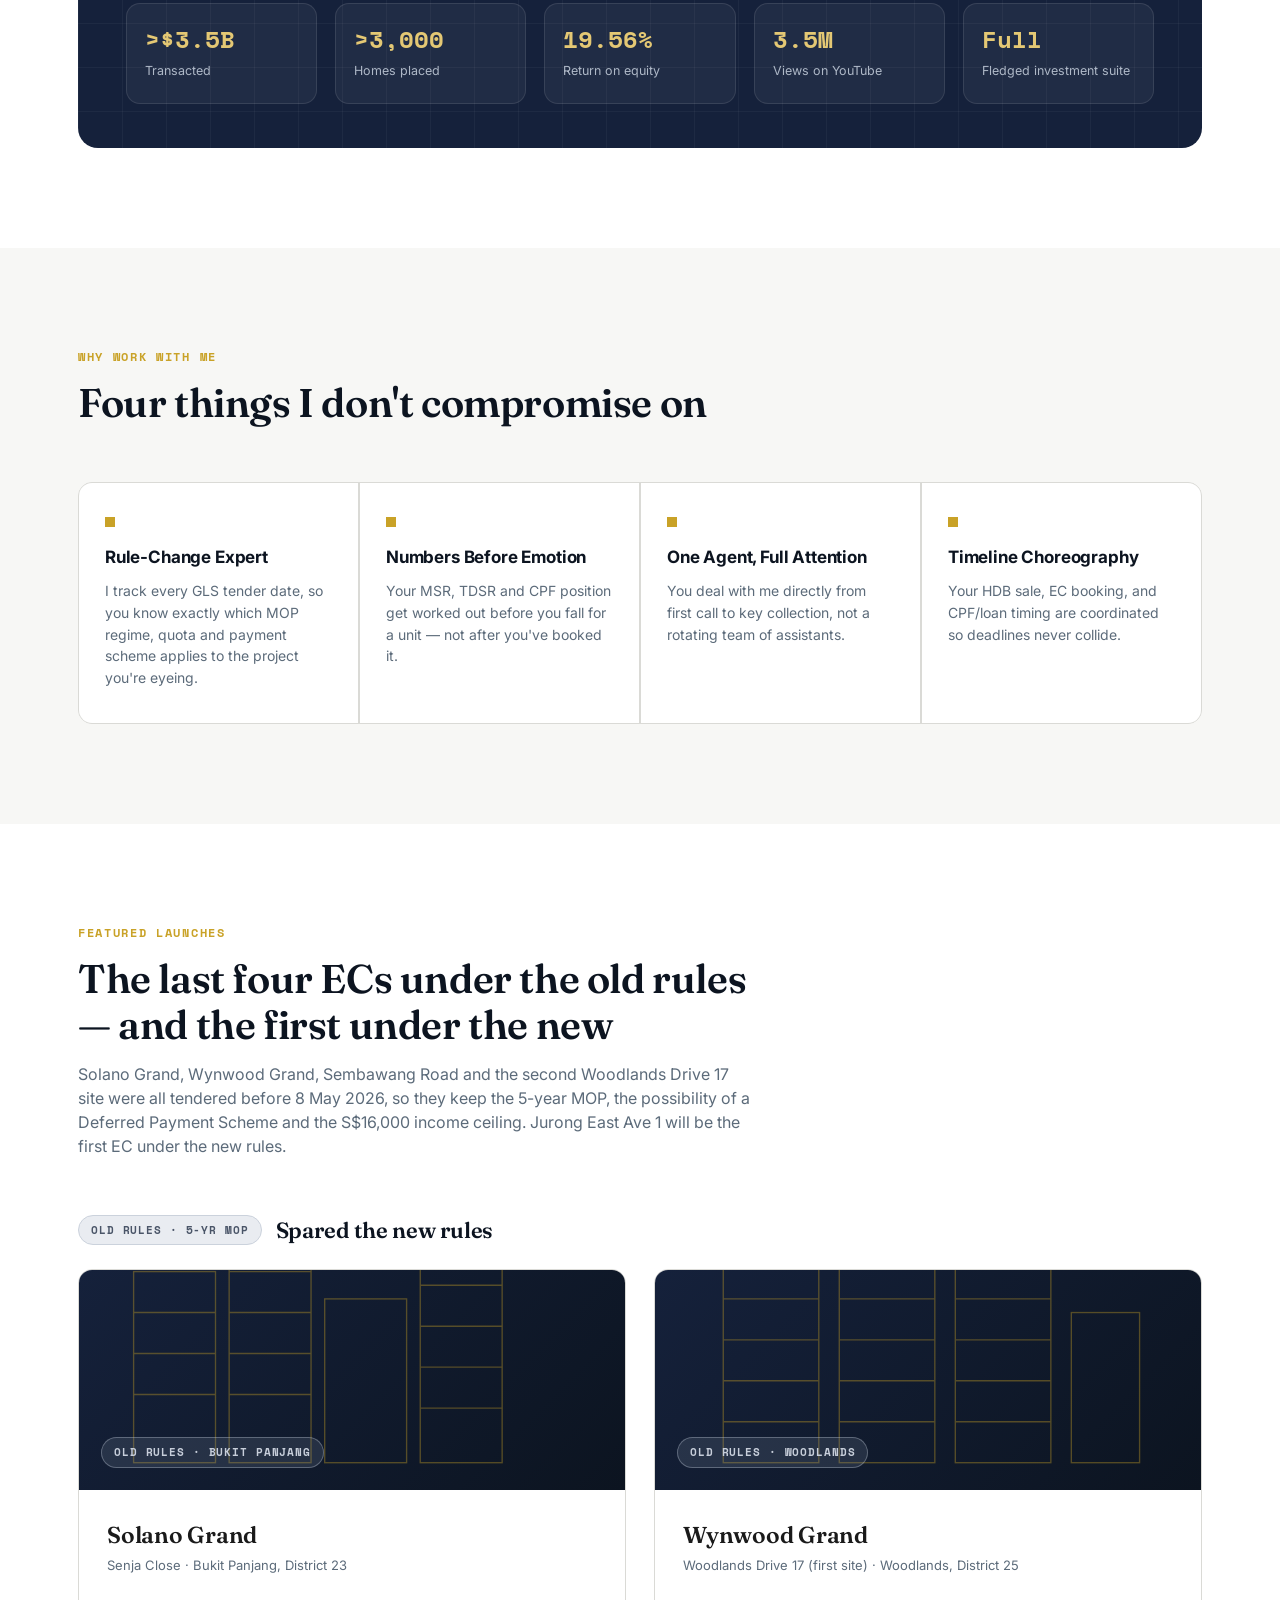
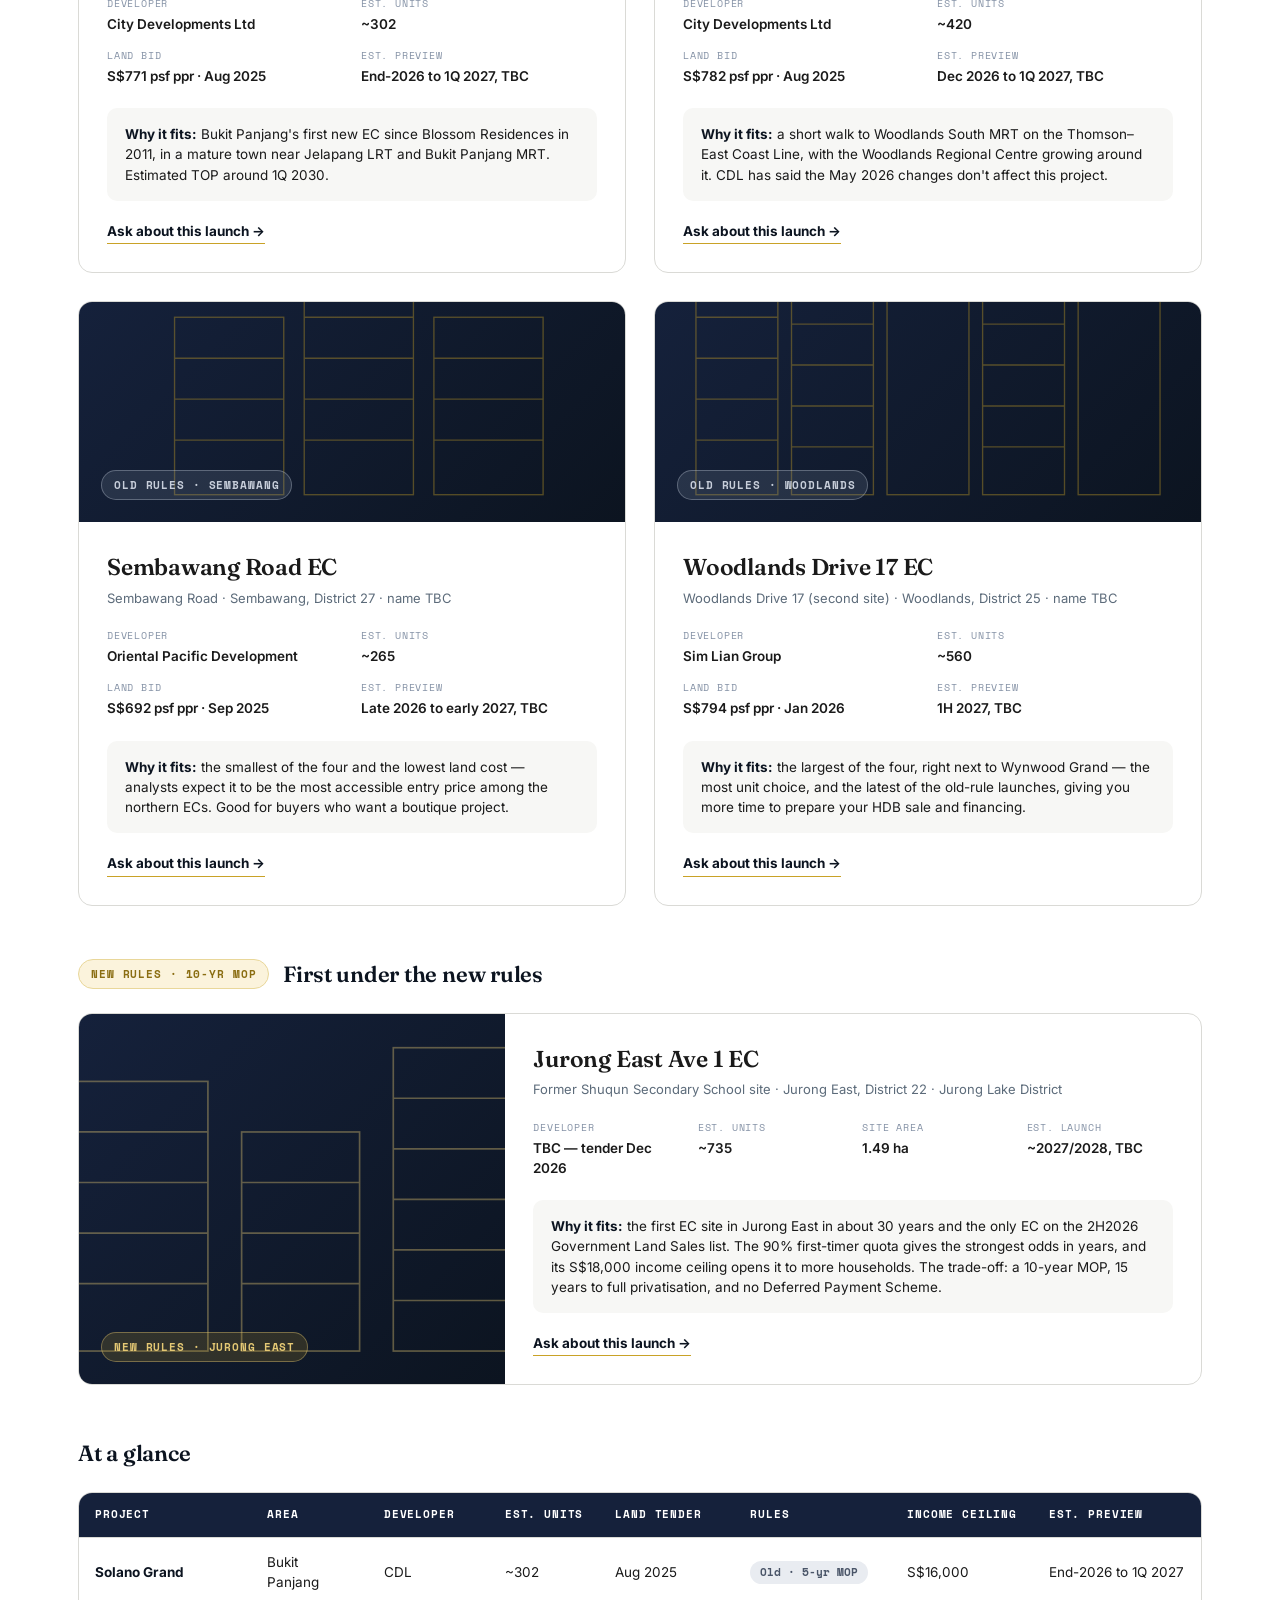
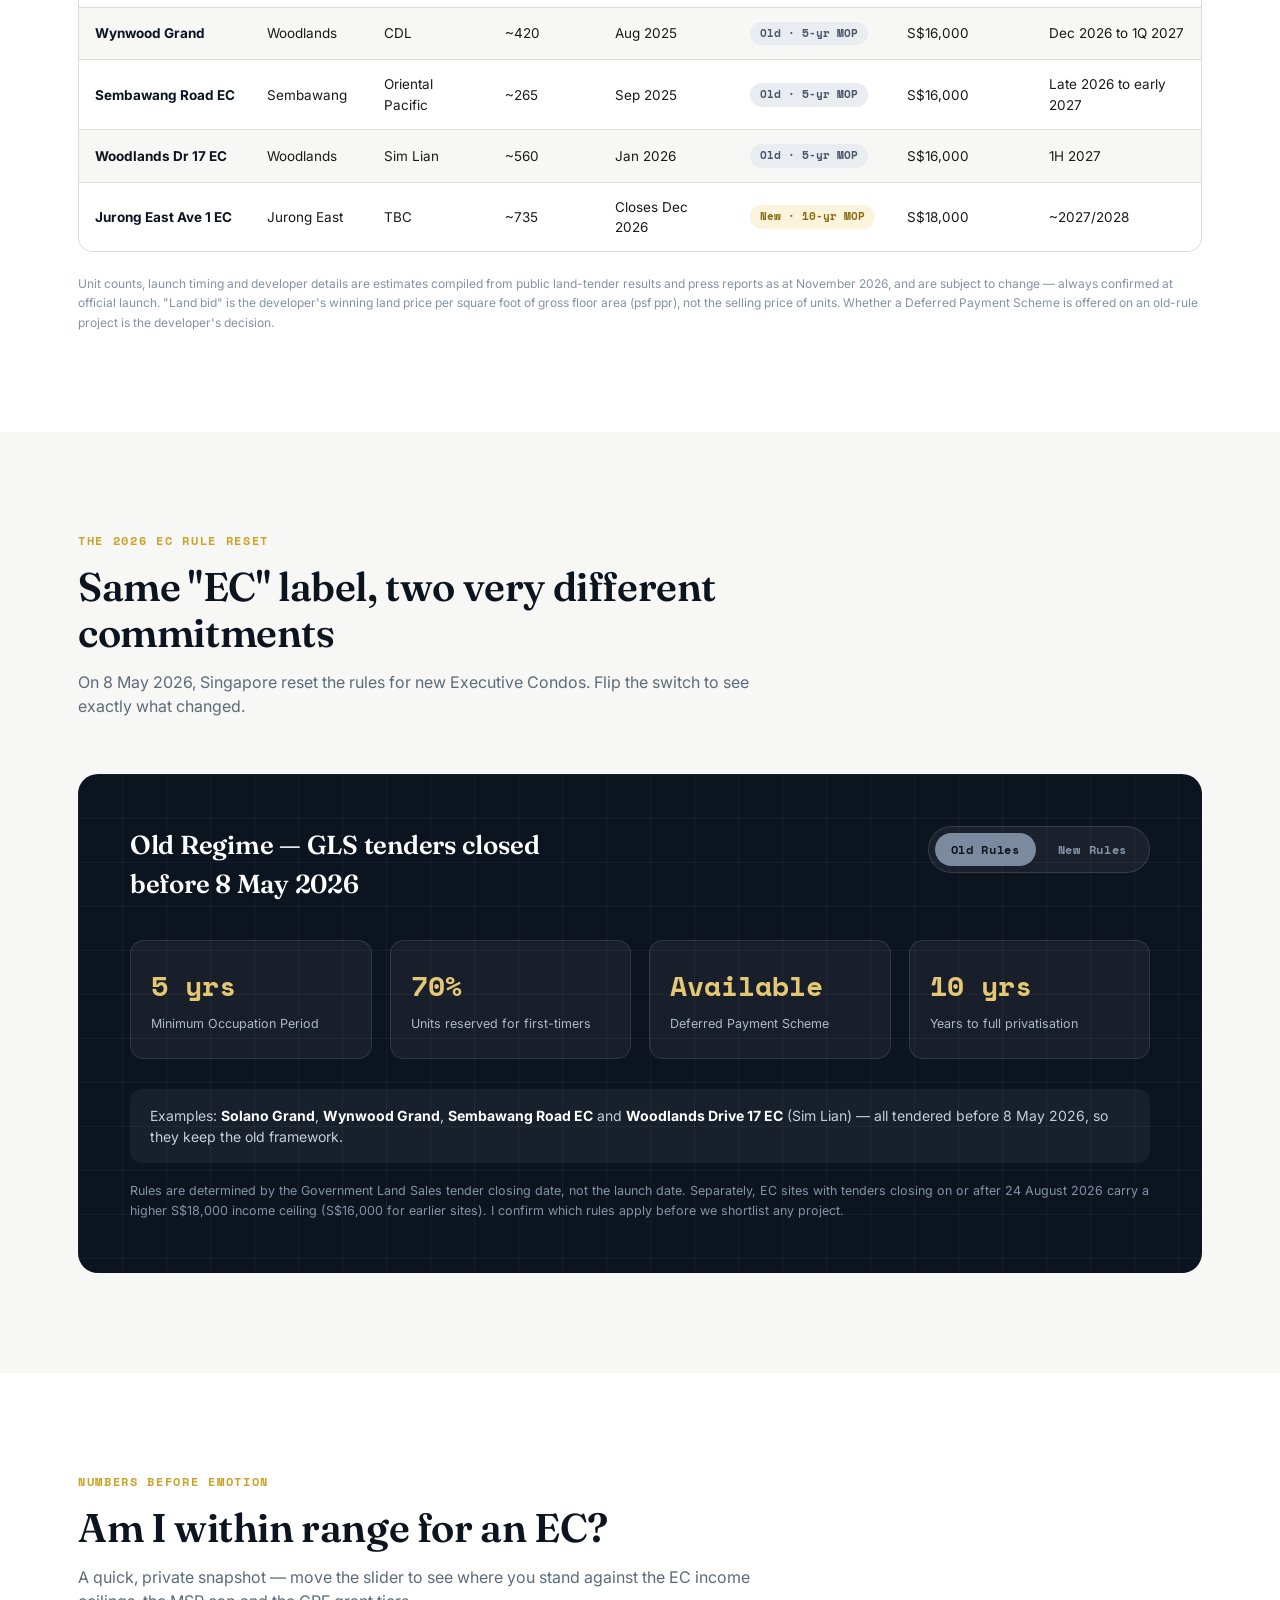
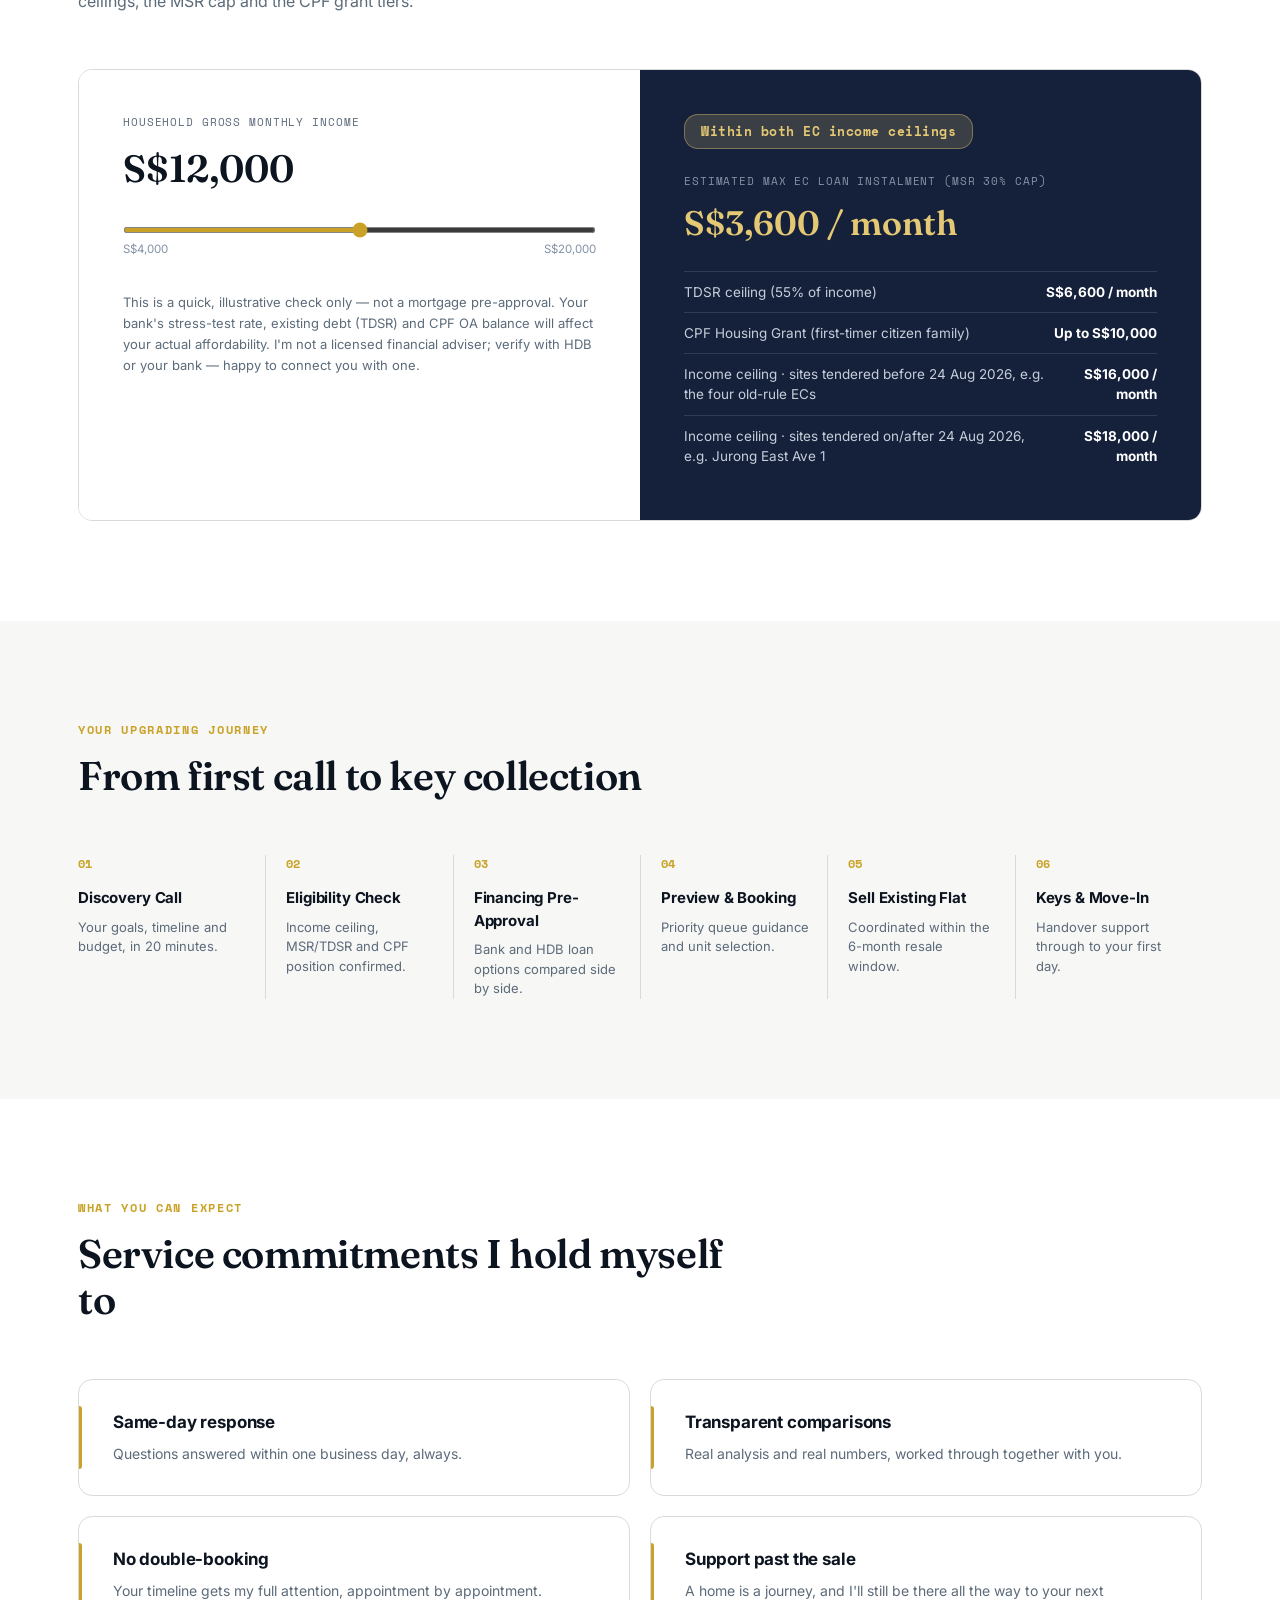
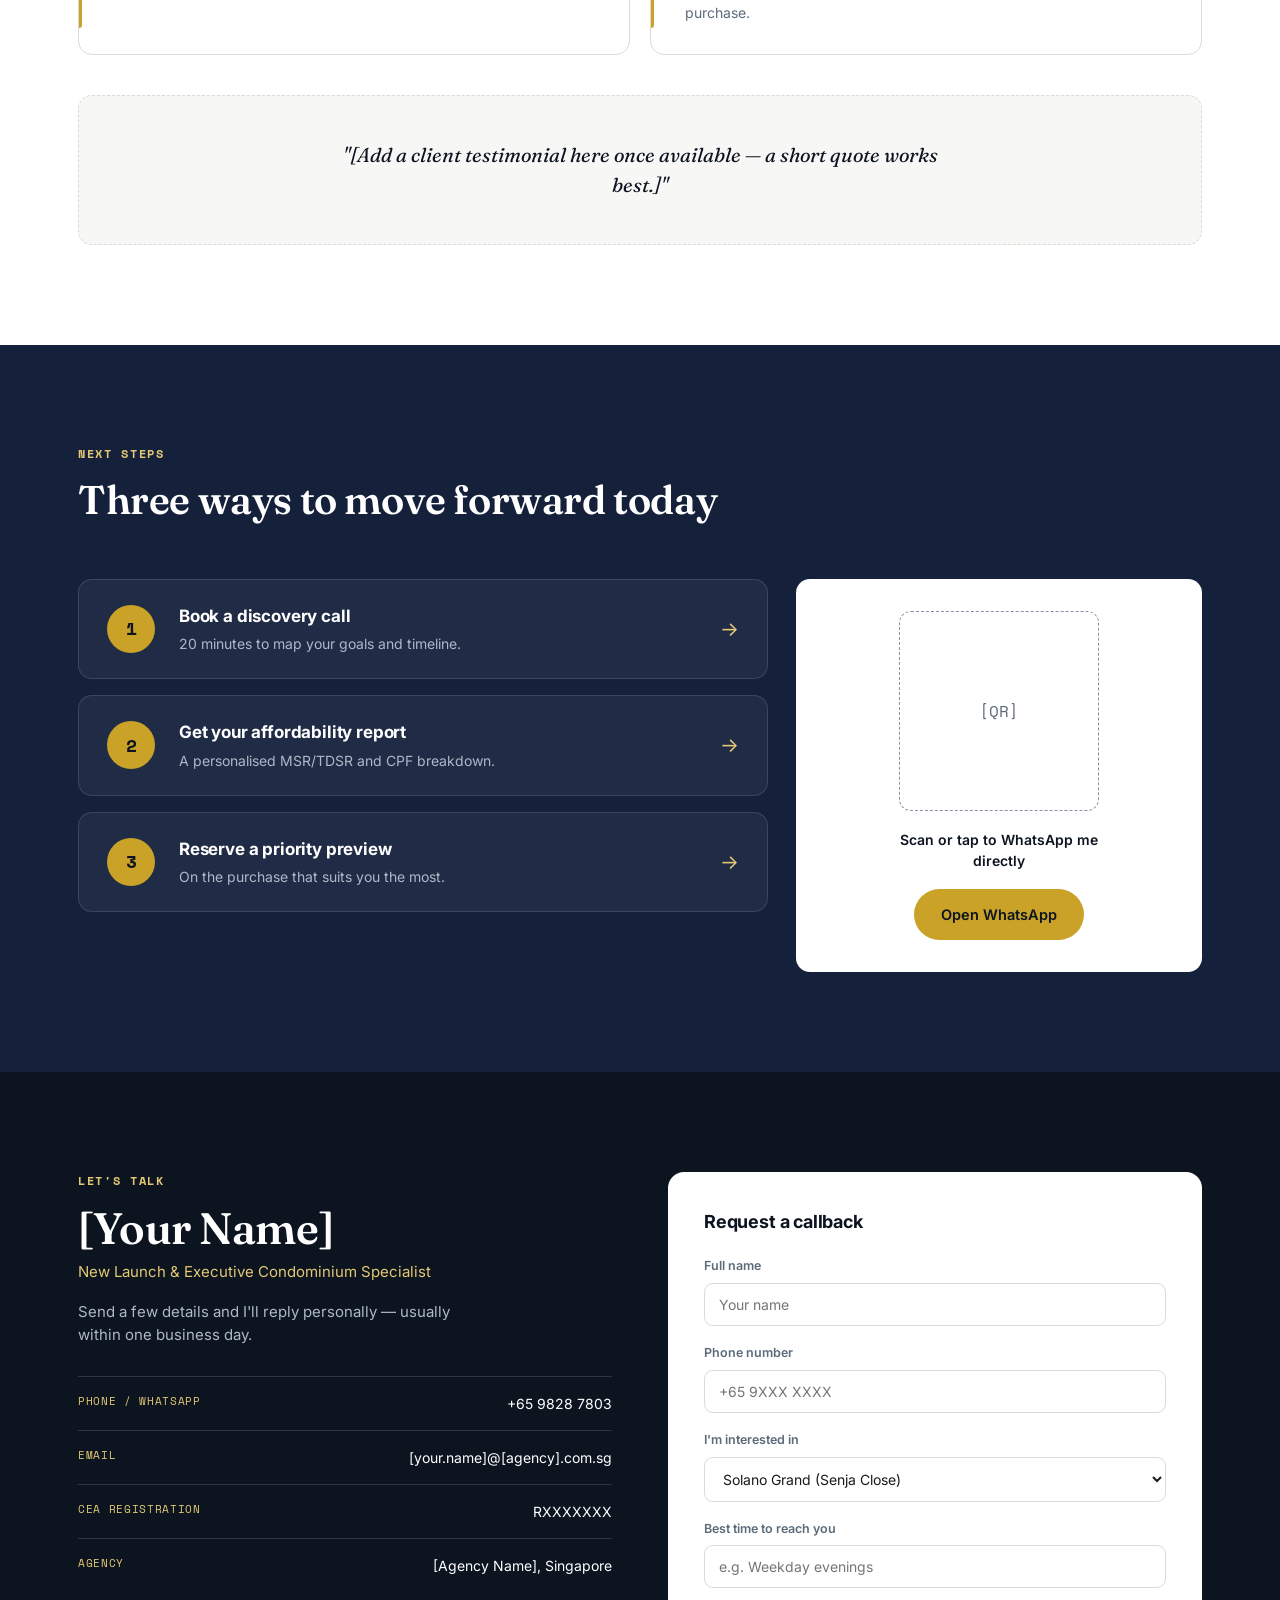
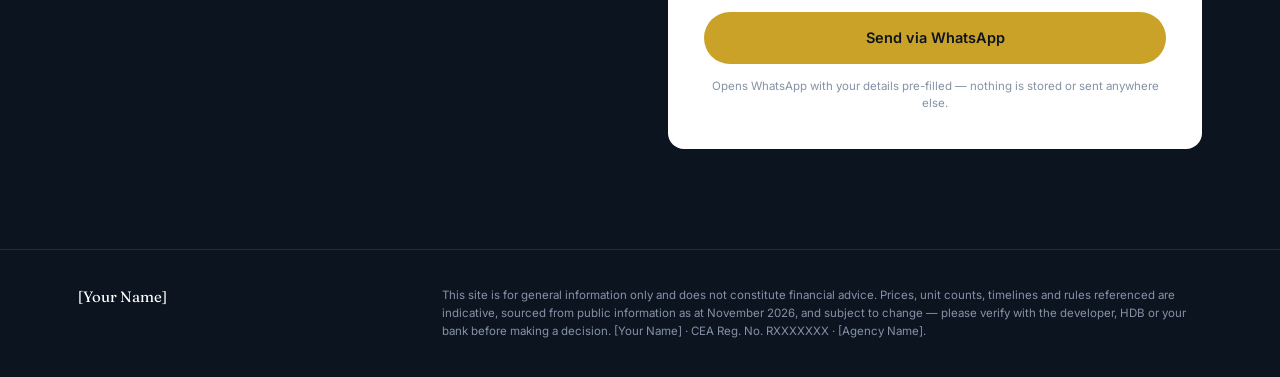
<file: self_intro_deck/index.html>
<!DOCTYPE html>
<html lang="en">
<head>
<meta charset="UTF-8">
<meta name="viewport" content="width=device-width, initial-scale=1.0">
<title>[Your Name] — New Launch & EC Specialist, Singapore</title>
<meta name="description" content="Your next home, minus the guesswork. A new-launch and Executive Condominium specialist for HDB upgraders and first-time buyers in Singapore. Free eligibility check, no obligation.">
<meta property="og:title" content="[Your Name] — New Launch & EC Specialist, Singapore">
<meta property="og:description" content="Your next home, minus the guesswork. See which EC rules apply to you, check your numbers, and get a straight answer.">
<meta property="og:type" content="website">
<meta name="twitter:card" content="summary">
<!-- DRAFT NOTE: once this site is hosted at a public URL, add
     <meta property="og:image" content="https://.../preview.png"> (1200x630)
     and <meta property="og:url" content="..."> so links shared into FB/IG
     groups or WhatsApp render a preview card instead of a bare link. -->
<!-- DRAFT NOTE: analytics placeholder — drop in a GA4 Measurement ID to see
     which channel (IG bio link, FB group post, Google, PropertyGuru profile)
     is actually sending traffic here, and to enable retargeting ads later
     for visitors who leave without messaging. Safe to leave commented out
     until you have an ID; the page works identically either way.
<script async src="https://www.googletagmanager.com/gtag/js?id=G-XXXXXXXXXX"></script>
<script>
  window.dataLayer = window.dataLayer || [];
  function gtag(){dataLayer.push(arguments);}
  gtag('js', new Date());
  gtag('config', 'G-XXXXXXXXXX');
</script>
-->
<link rel="preconnect" href="https://fonts.googleapis.com">
<link rel="preconnect" href="https://fonts.gstatic.com" crossorigin>
<link href="https://fonts.googleapis.com/css2?family=Fraunces:opsz,wght@9..144,400;9..144,500;9..144,600;9..144,700&family=Inter:wght@400;500;600;700&family=Space+Mono:wght@400;700&display=swap" rel="stylesheet">
<link rel="stylesheet" href="style.css">
</head>
<body>

<header>
  <div class="wrap">
    <nav>
      <a class="brand" href="#top">
        <span class="name">[Your Name]</span>
        <span class="tag">EC &amp; New Launch Specialist</span>
      </a>
      <div class="navlinks">
        <a href="#about">About</a>
        <a href="#launches">Launches</a>
        <a href="#calculator">Affordability</a>
        <a href="#journey">Process</a>
        <a href="#next-steps">Next Steps</a>
        <a href="#contact">Contact</a>
      </div>
      <a class="btn btn-primary btn-sm" href="#contact">Book a call</a>
    </nav>
  </div>
</header>

<!-- ============ 01 · HERO ============ -->
<section class="hero" id="top">
  <div class="wrap">
    <div class="hero-inner">
      <span class="eyebrow">Real Estate Consultant · New Launch Specialist</span>
      <h1>Your Next Home,<br><em>Minus the Guesswork</em></h1>
      <p class="lead">Delivering precise tailor-made solutions for you through proven systems.</p>
      <div class="hero-ctas">
        <a class="btn btn-primary" href="#contact" data-wa="Hi! I'd like to book a discovery call.">WhatsApp me directly</a>
        <a class="btn btn-ghost" href="#launches">View current launches</a>
      </div>
    </div>
    <div class="hero-id">
      <div class="who">
        <div class="nm">[Your Name]</div>
        <div class="ttl">New Launch &amp; Executive Condominium Specialist</div>
        <div class="reg">CEA Registration No. RXXXXXXX · [Agency Name]</div>
      </div>
      <div class="brief">The last 4 old-rule ECs · Jurong East Ave 1 EC<br>Private Client Briefing</div>
    </div>
  </div>
</section>

<!-- ============ 02 · ABOUT YOUR AGENT ============ -->
<section class="section" id="about">
  <div class="wrap">
    <div class="about-grid">
      <div class="photo-slot" role="img" aria-label="Placeholder for agent photo">[Your<br>Photo]</div>
      <div class="about-copy">
        <span class="eyebrow">About Your Agent</span>
        <h2>Dedicated attention, not a side hustle for you</h2>
        <div class="agent-name">[Your Name]</div>
        <div class="agent-reg">CEA Reg. No. RXXXXXXX · [Agency Name]</div>
        <p class="bio">[One to two sentences on your background and why you chose to focus on new-launch ECs — e.g. your own HDB-upgrading story, prior industry experience, or what drew you to this niche.]</p>
        <div class="pillars">
          <div class="pillar"><h3>Focused Niche</h3><p>New-launch specialist — I go deep, not wide.</p></div>
          <div class="pillar"><h3>Direct Access</h3><p>You reach me directly, every time.</p></div>
          <div class="pillar"><h3>Research-First</h3><p>Every metric is tracked and assessed before it reaches you.</p></div>
        </div>
        <div class="testi"><p>"[Add a short client testimonial here once available — quote, first name, and estate/flat type.]"</p></div>
      </div>
    </div>

    <div class="cred">
      <div class="cred-top">
        <h3>JNA Real Estate</h3>
        <span class="eyebrow">No.1 Team in PropNex</span>
      </div>
      <div class="cred-grid">
        <div class="cred-item"><div class="cval">&gt;$3.5B</div><div class="clbl">Transacted</div></div>
        <div class="cred-item"><div class="cval">&gt;3,000</div><div class="clbl">Homes placed</div></div>
        <div class="cred-item"><div class="cval">19.56%</div><div class="clbl">Return on equity</div></div>
        <div class="cred-item"><div class="cval">3.5M</div><div class="clbl">Views on YouTube</div></div>
        <div class="cred-item"><div class="cval">Full</div><div class="clbl">Fledged investment suite</div></div>
      </div>
      <!-- DRAFT NOTE: team-level figures carried over from the Intro Deck. Keep a source/date on file for each (CEA advertising rules), and add "as at [date]" here once confirmed. -->
    </div>
  </div>
</section>

<!-- ============ 03 · WHY WORK WITH ME ============ -->
<section class="section section-alt" id="why">
  <div class="wrap">
    <div class="section-head">
      <span class="eyebrow">Why Work With Me</span>
      <h2>Four things I don't compromise on</h2>
    </div>
    <div class="why-grid">
      <div class="why-item"><div class="mk"></div><h3>Rule-Change Expert</h3><p>I track every GLS tender date, so you know exactly which MOP regime, quota and payment scheme applies to the project you're eyeing.</p></div>
      <div class="why-item"><div class="mk"></div><h3>Numbers Before Emotion</h3><p>Your MSR, TDSR and CPF position get worked out before you fall for a unit — not after you've booked it.</p></div>
      <div class="why-item"><div class="mk"></div><h3>One Agent, Full Attention</h3><p>You deal with me directly from first call to key collection, not a rotating team of assistants.</p></div>
      <div class="why-item"><div class="mk"></div><h3>Timeline Choreography</h3><p>Your HDB sale, EC booking, and CPF/loan timing are coordinated so deadlines never collide.</p></div>
    </div>
  </div>
</section>

<!-- ============ FEATURED LAUNCHES ============ -->
<section class="section" id="launches">
  <div class="wrap">
    <div class="section-head">
      <span class="eyebrow">Featured Launches</span>
      <h2>The last four ECs under the old rules — and the first under the new</h2>
      <p>Solano Grand, Wynwood Grand, Sembawang Road and the second Woodlands Drive 17 site were all tendered before 8 May 2026, so they keep the 5-year MOP, the possibility of a Deferred Payment Scheme and the S$16,000 income ceiling. Jurong East Ave 1 will be the first EC under the new rules.</p>
    </div>

    <div class="group-head">
      <span class="badge badge-old badge-solid">Old rules · 5-yr MOP</span>
      <h3>Spared the new rules</h3>
    </div>
    <div class="launch-grid">

      <article class="launch-card">
        <div class="launch-visual">
          <svg viewBox="0 0 400 220" preserveAspectRatio="xMidYMax slice" aria-hidden="true"><g stroke="#C9A227" stroke-width="1" fill="none" opacity="0.7">
            <rect x="40" y="60" width="60" height="140"/><rect x="110" y="30" width="60" height="170"/><rect x="180" y="80" width="60" height="120"/><rect x="250" y="10" width="60" height="190"/>
            <line x1="40" y1="90" x2="100" y2="90"/><line x1="40" y1="120" x2="100" y2="120"/><line x1="40" y1="150" x2="100" y2="150"/>
            <line x1="110" y1="60" x2="170" y2="60"/><line x1="110" y1="90" x2="170" y2="90"/><line x1="110" y1="120" x2="170" y2="120"/><line x1="110" y1="150" x2="170" y2="150"/>
            <line x1="250" y1="40" x2="310" y2="40"/><line x1="250" y1="70" x2="310" y2="70"/><line x1="250" y1="100" x2="310" y2="100"/><line x1="250" y1="130" x2="310" y2="130"/><line x1="250" y1="160" x2="310" y2="160"/>
          </g></svg>
          <span class="badge badge-old">Old rules · Bukit Panjang</span>
        </div>
        <div class="launch-body">
          <h3>Solano Grand</h3>
          <div class="loc">Senja Close · Bukit Panjang, District 23</div>
          <div class="facts">
            <div><div class="fact-lbl">Developer</div><div class="fact-val">City Developments Ltd</div></div>
            <div><div class="fact-lbl">Est. units</div><div class="fact-val">~302</div></div>
            <div><div class="fact-lbl">Land bid</div><div class="fact-val">S$771 psf ppr · Aug 2025</div></div>
            <div><div class="fact-lbl">Est. preview</div><div class="fact-val">End-2026 to 1Q 2027, TBC</div></div>
          </div>
          <div class="fit"><b>Why it fits:</b> Bukit Panjang's first new EC since Blossom Residences in 2011, in a mature town near Jelapang LRT and Bukit Panjang MRT. Estimated TOP around 1Q 2030.</div>
          <div class="launch-foot">
            <a href="#contact" data-interest="Solano Grand (Senja Close)">Ask about this launch →</a>
          </div>
        </div>
      </article>

      <article class="launch-card">
        <div class="launch-visual">
          <svg viewBox="0 0 400 220" preserveAspectRatio="xMidYMax slice" aria-hidden="true"><g stroke="#C9A227" stroke-width="1" fill="none" opacity="0.7">
            <rect x="50" y="50" width="70" height="150"/><rect x="135" y="20" width="70" height="180"/><rect x="220" y="50" width="70" height="150"/><rect x="305" y="90" width="50" height="110"/>
            <line x1="50" y1="80" x2="120" y2="80"/><line x1="50" y1="110" x2="120" y2="110"/><line x1="50" y1="140" x2="120" y2="140"/><line x1="50" y1="170" x2="120" y2="170"/>
            <line x1="135" y1="50" x2="205" y2="50"/><line x1="135" y1="80" x2="205" y2="80"/><line x1="135" y1="110" x2="205" y2="110"/><line x1="135" y1="140" x2="205" y2="140"/><line x1="135" y1="170" x2="205" y2="170"/>
            <line x1="220" y1="80" x2="290" y2="80"/><line x1="220" y1="110" x2="290" y2="110"/><line x1="220" y1="140" x2="290" y2="140"/><line x1="220" y1="170" x2="290" y2="170"/>
          </g></svg>
          <span class="badge badge-old">Old rules · Woodlands</span>
        </div>
        <div class="launch-body">
          <h3>Wynwood Grand</h3>
          <div class="loc">Woodlands Drive 17 (first site) · Woodlands, District 25</div>
          <div class="facts">
            <div><div class="fact-lbl">Developer</div><div class="fact-val">City Developments Ltd</div></div>
            <div><div class="fact-lbl">Est. units</div><div class="fact-val">~420</div></div>
            <div><div class="fact-lbl">Land bid</div><div class="fact-val">S$782 psf ppr · Aug 2025</div></div>
            <div><div class="fact-lbl">Est. preview</div><div class="fact-val">Dec 2026 to 1Q 2027, TBC</div></div>
          </div>
          <div class="fit"><b>Why it fits:</b> a short walk to Woodlands South MRT on the Thomson–East Coast Line, with the Woodlands Regional Centre growing around it. CDL has said the May 2026 changes don't affect this project.</div>
          <div class="launch-foot">
            <a href="#contact" data-interest="Wynwood Grand (Woodlands)">Ask about this launch →</a>
          </div>
        </div>
      </article>

      <article class="launch-card">
        <div class="launch-visual">
          <svg viewBox="0 0 400 220" preserveAspectRatio="xMidYMax slice" aria-hidden="true"><g stroke="#C9A227" stroke-width="1" fill="none" opacity="0.7">
            <rect x="70" y="70" width="80" height="130"/><rect x="165" y="40" width="80" height="160"/><rect x="260" y="70" width="80" height="130"/>
            <line x1="70" y1="100" x2="150" y2="100"/><line x1="70" y1="130" x2="150" y2="130"/><line x1="70" y1="160" x2="150" y2="160"/>
            <line x1="165" y1="70" x2="245" y2="70"/><line x1="165" y1="100" x2="245" y2="100"/><line x1="165" y1="130" x2="245" y2="130"/><line x1="165" y1="160" x2="245" y2="160"/>
            <line x1="260" y1="100" x2="340" y2="100"/><line x1="260" y1="130" x2="340" y2="130"/><line x1="260" y1="160" x2="340" y2="160"/>
          </g></svg>
          <span class="badge badge-old">Old rules · Sembawang</span>
        </div>
        <div class="launch-body">
          <h3>Sembawang Road EC</h3>
          <div class="loc">Sembawang Road · Sembawang, District 27 · name TBC</div>
          <div class="facts">
            <div><div class="fact-lbl">Developer</div><div class="fact-val">Oriental Pacific Development</div></div>
            <div><div class="fact-lbl">Est. units</div><div class="fact-val">~265</div></div>
            <div><div class="fact-lbl">Land bid</div><div class="fact-val">S$692 psf ppr · Sep 2025</div></div>
            <div><div class="fact-lbl">Est. preview</div><div class="fact-val">Late 2026 to early 2027, TBC</div></div>
          </div>
          <div class="fit"><b>Why it fits:</b> the smallest of the four and the lowest land cost — analysts expect it to be the most accessible entry price among the northern ECs. Good for buyers who want a boutique project.</div>
          <div class="launch-foot">
            <a href="#contact" data-interest="Sembawang Road EC">Ask about this launch →</a>
          </div>
        </div>
      </article>

      <article class="launch-card">
        <div class="launch-visual">
          <svg viewBox="0 0 400 220" preserveAspectRatio="xMidYMax slice" aria-hidden="true"><g stroke="#C9A227" stroke-width="1" fill="none" opacity="0.7">
            <rect x="30" y="40" width="60" height="160"/><rect x="100" y="15" width="60" height="185"/><rect x="170" y="40" width="60" height="160"/><rect x="240" y="15" width="60" height="185"/><rect x="310" y="40" width="60" height="160"/>
            <line x1="30" y1="70" x2="90" y2="70"/><line x1="30" y1="100" x2="90" y2="100"/><line x1="30" y1="130" x2="90" y2="130"/><line x1="30" y1="160" x2="90" y2="160"/>
            <line x1="100" y1="45" x2="160" y2="45"/><line x1="100" y1="75" x2="160" y2="75"/><line x1="100" y1="105" x2="160" y2="105"/><line x1="100" y1="135" x2="160" y2="135"/><line x1="100" y1="165" x2="160" y2="165"/>
            <line x1="240" y1="45" x2="300" y2="45"/><line x1="240" y1="75" x2="300" y2="75"/><line x1="240" y1="105" x2="300" y2="105"/><line x1="240" y1="135" x2="300" y2="135"/><line x1="240" y1="165" x2="300" y2="165"/>
          </g></svg>
          <span class="badge badge-old">Old rules · Woodlands</span>
        </div>
        <div class="launch-body">
          <h3>Woodlands Drive 17 EC</h3>
          <div class="loc">Woodlands Drive 17 (second site) · Woodlands, District 25 · name TBC</div>
          <div class="facts">
            <div><div class="fact-lbl">Developer</div><div class="fact-val">Sim Lian Group</div></div>
            <div><div class="fact-lbl">Est. units</div><div class="fact-val">~560</div></div>
            <div><div class="fact-lbl">Land bid</div><div class="fact-val">S$794 psf ppr · Jan 2026</div></div>
            <div><div class="fact-lbl">Est. preview</div><div class="fact-val">1H 2027, TBC</div></div>
          </div>
          <div class="fit"><b>Why it fits:</b> the largest of the four, right next to Wynwood Grand — the most unit choice, and the latest of the old-rule launches, giving you more time to prepare your HDB sale and financing.</div>
          <div class="launch-foot">
            <a href="#contact" data-interest="Woodlands Drive 17 EC (Sim Lian)">Ask about this launch →</a>
          </div>
        </div>
      </article>

    </div>

    <div class="group-head">
      <span class="badge badge-new badge-solid">New rules · 10-yr MOP</span>
      <h3>First under the new rules</h3>
    </div>
    <div class="launch-grid">
      <article class="launch-card wide">
        <div class="launch-visual">
          <svg viewBox="0 0 400 220" preserveAspectRatio="xMidYMax slice" aria-hidden="true"><g stroke="#E4C874" stroke-width="1" fill="none" opacity="0.7">
            <rect x="60" y="40" width="90" height="160"/><rect x="170" y="70" width="70" height="130"/><rect x="260" y="20" width="80" height="180"/>
            <line x1="60" y1="70" x2="150" y2="70"/><line x1="60" y1="100" x2="150" y2="100"/><line x1="60" y1="130" x2="150" y2="130"/><line x1="60" y1="160" x2="150" y2="160"/>
            <line x1="170" y1="100" x2="240" y2="100"/><line x1="170" y1="130" x2="240" y2="130"/><line x1="170" y1="160" x2="240" y2="160"/>
            <line x1="260" y1="50" x2="340" y2="50"/><line x1="260" y1="80" x2="340" y2="80"/><line x1="260" y1="110" x2="340" y2="110"/><line x1="260" y1="140" x2="340" y2="140"/><line x1="260" y1="170" x2="340" y2="170"/>
          </g></svg>
          <span class="badge badge-new">New rules · Jurong East</span>
        </div>
        <div class="launch-body">
          <h3>Jurong East Ave 1 EC</h3>
          <div class="loc">Former Shuqun Secondary School site · Jurong East, District 22 · Jurong Lake District</div>
          <div class="facts facts-4">
            <div><div class="fact-lbl">Developer</div><div class="fact-val">TBC — tender Dec 2026</div></div>
            <div><div class="fact-lbl">Est. units</div><div class="fact-val">~735</div></div>
            <div><div class="fact-lbl">Site area</div><div class="fact-val">1.49 ha</div></div>
            <div><div class="fact-lbl">Est. launch</div><div class="fact-val">~2027/2028, TBC</div></div>
          </div>
          <div class="fit"><b>Why it fits:</b> the first EC site in Jurong East in about 30 years and the only EC on the 2H2026 Government Land Sales list. The 90% first-timer quota gives the strongest odds in years, and its S$18,000 income ceiling opens it to more households. The trade-off: a 10-year MOP, 15 years to full privatisation, and no Deferred Payment Scheme.</div>
          <div class="launch-foot">
            <a href="#contact" data-interest="Jurong East Ave 1 EC">Ask about this launch →</a>
          </div>
        </div>
      </article>
    </div>

    <div class="group-head">
      <h3>At a glance</h3>
    </div>
    <div class="table-scroll">
      <table class="ec-table">
        <thead>
          <tr><th>Project</th><th>Area</th><th>Developer</th><th>Est. units</th><th>Land tender</th><th>Rules</th><th>Income ceiling</th><th>Est. preview</th></tr>
        </thead>
        <tbody>
          <tr><td><b>Solano Grand</b></td><td>Bukit Panjang</td><td>CDL</td><td>~302</td><td>Aug 2025</td><td><span class="pill pill-old">Old · 5-yr MOP</span></td><td>S$16,000</td><td>End-2026 to 1Q 2027</td></tr>
          <tr><td><b>Wynwood Grand</b></td><td>Woodlands</td><td>CDL</td><td>~420</td><td>Aug 2025</td><td><span class="pill pill-old">Old · 5-yr MOP</span></td><td>S$16,000</td><td>Dec 2026 to 1Q 2027</td></tr>
          <tr><td><b>Sembawang Road EC</b></td><td>Sembawang</td><td>Oriental Pacific</td><td>~265</td><td>Sep 2025</td><td><span class="pill pill-old">Old · 5-yr MOP</span></td><td>S$16,000</td><td>Late 2026 to early 2027</td></tr>
          <tr><td><b>Woodlands Dr 17 EC</b></td><td>Woodlands</td><td>Sim Lian</td><td>~560</td><td>Jan 2026</td><td><span class="pill pill-old">Old · 5-yr MOP</span></td><td>S$16,000</td><td>1H 2027</td></tr>
          <tr><td><b>Jurong East Ave 1 EC</b></td><td>Jurong East</td><td>TBC</td><td>~735</td><td>Closes Dec 2026</td><td><span class="pill pill-new">New · 10-yr MOP</span></td><td>S$18,000</td><td>~2027/2028</td></tr>
        </tbody>
      </table>
    </div>
    <p class="fine">Unit counts, launch timing and developer details are estimates compiled from public land-tender results and press reports as at November 2026, and are subject to change — always confirmed at official launch. "Land bid" is the developer's winning land price per square foot of gross floor area (psf ppr), not the selling price of units. Whether a Deferred Payment Scheme is offered on an old-rule project is the developer's decision.</p>
  </div>
</section>

<!-- ============ RULE RESET ============ -->
<section class="section section-alt" id="regime">
  <div class="wrap">
    <div class="section-head">
      <span class="eyebrow">The 2026 EC Rule Reset</span>
      <h2>Same "EC" label, two very different commitments</h2>
      <p>On 8 May 2026, Singapore reset the rules for new Executive Condos. Flip the switch to see exactly what changed.</p>
    </div>

    <div class="switch-panel">
      <div class="switch-top">
        <h3 id="regimeHeadline">Old Regime — GLS tenders closed before 8 May 2026</h3>
        <div class="toggle-wrap" role="group" aria-label="Choose rule regime">
          <button type="button" class="toggle-label active-old" id="btnOld" aria-pressed="true">Old Rules</button>
          <button type="button" class="toggle-label" id="btnNew" aria-pressed="false">New Rules</button>
        </div>
      </div>
      <div class="regime-stats">
        <div class="rstat"><div class="rval" id="statMop">5 yrs</div><div class="rlbl">Minimum Occupation Period</div></div>
        <div class="rstat"><div class="rval" id="statQuota">70%</div><div class="rlbl">Units reserved for first-timers</div></div>
        <div class="rstat"><div class="rval" id="statDps">Available</div><div class="rlbl">Deferred Payment Scheme</div></div>
        <div class="rstat"><div class="rval" id="statPriv">10 yrs</div><div class="rlbl">Years to full privatisation</div></div>
      </div>
      <div class="regime-example" id="regimeExample">Examples: <b>Solano Grand</b>, <b>Wynwood Grand</b>, <b>Sembawang Road EC</b> and <b>Woodlands Drive 17 EC</b> (Sim Lian) — all tendered before 8 May 2026, so they keep the old framework.</div>
      <p class="regime-note">Rules are determined by the Government Land Sales tender closing date, not the launch date. Separately, EC sites with tenders closing on or after 24 August 2026 carry a higher S$18,000 income ceiling (S$16,000 for earlier sites). I confirm which rules apply before we shortlist any project.</p>
    </div>
  </div>
</section>

<!-- ============ AFFORDABILITY ============ -->
<section class="section" id="calculator">
  <div class="wrap">
    <div class="section-head">
      <span class="eyebrow">Numbers Before Emotion</span>
      <h2>Am I within range for an EC?</h2>
      <p>A quick, private snapshot — move the slider to see where you stand against the EC income ceilings, the MSR cap and the CPF grant tiers.</p>
    </div>
    <div class="calc-panel">
      <div class="calc-left">
        <label for="incomeSlider">Household gross monthly income</label>
        <div class="income-display" id="incomeValue">S$12,000</div>
        <input type="range" id="incomeSlider" min="4000" max="20000" step="500" value="12000">
        <div class="range-marks"><span>S$4,000</span><span>S$20,000</span></div>
        <p class="calc-note">This is a quick, illustrative check only — not a mortgage pre-approval. Your bank's stress-test rate, existing debt (TDSR) and CPF OA balance will affect your actual affordability. I'm not a licensed financial adviser; verify with HDB or your bank — happy to connect you with one.</p>
      </div>
      <div class="calc-right">
        <div id="eligFlag" class="elig-flag elig-yes">Within both EC income ceilings</div>
        <div class="rlabel">Estimated max EC loan instalment (MSR 30% cap)</div>
        <div class="rmain" id="msrValue">S$3,600 / month</div>
        <div class="cline"><span>TDSR ceiling (55% of income)</span><b id="tdsrValue">S$6,600 / month</b></div>
        <div class="cline"><span>CPF Housing Grant (first-timer citizen family)</span><b id="grantValue">Not eligible above S$12,000</b></div>
        <div class="cline"><span>Income ceiling · sites tendered before 24 Aug 2026, e.g. the four old-rule ECs</span><b>S$16,000 / month</b></div>
        <div class="cline"><span>Income ceiling · sites tendered on/after 24 Aug 2026, e.g. Jurong East Ave 1</span><b>S$18,000 / month</b></div>
      </div>
    </div>
  </div>
</section>

<!-- ============ 04 · UPGRADING JOURNEY ============ -->
<section class="section section-alt" id="journey">
  <div class="wrap">
    <div class="section-head">
      <span class="eyebrow">Your Upgrading Journey</span>
      <h2>From first call to key collection</h2>
    </div>
    <div class="journey">
      <div class="jstep"><div class="jnum">01</div><h3>Discovery Call</h3><p>Your goals, timeline and budget, in 20 minutes.</p></div>
      <div class="jstep"><div class="jnum">02</div><h3>Eligibility Check</h3><p>Income ceiling, MSR/TDSR and CPF position confirmed.</p></div>
      <div class="jstep"><div class="jnum">03</div><h3>Financing Pre-Approval</h3><p>Bank and HDB loan options compared side by side.</p></div>
      <div class="jstep"><div class="jnum">04</div><h3>Preview &amp; Booking</h3><p>Priority queue guidance and unit selection.</p></div>
      <div class="jstep"><div class="jnum">05</div><h3>Sell Existing Flat</h3><p>Coordinated within the 6-month resale window.</p></div>
      <div class="jstep"><div class="jnum">06</div><h3>Keys &amp; Move-In</h3><p>Handover support through to your first day.</p></div>
    </div>
  </div>
</section>

<!-- ============ 05 · WHAT YOU CAN EXPECT ============ -->
<section class="section" id="expect">
  <div class="wrap">
    <div class="section-head">
      <span class="eyebrow">What You Can Expect</span>
      <h2>Service commitments I hold myself to</h2>
    </div>
    <div class="expect-grid">
      <div class="expect-card"><h3>Same-day response</h3><p>Questions answered within one business day, always.</p></div>
      <div class="expect-card"><h3>Transparent comparisons</h3><p>Real analysis and real numbers, worked through together with you.</p></div>
      <div class="expect-card"><h3>No double-booking</h3><p>Your timeline gets my full attention, appointment by appointment.</p></div>
      <div class="expect-card"><h3>Support past the sale</h3><p>A home is a journey, and I'll still be there all the way to your next purchase.</p></div>
    </div>
    <div class="testi testi-lg"><p>"[Add a client testimonial here once available — a short quote works best.]"</p></div>
  </div>
</section>

<!-- ============ 06 · NEXT STEPS ============ -->
<section class="section section-navy" id="next-steps">
  <div class="wrap">
    <div class="section-head">
      <span class="eyebrow" style="color:var(--brass-light)">Next Steps</span>
      <h2>Three ways to move forward today</h2>
    </div>
    <div class="steps-grid">
      <div class="steps-list">
        <a class="step-card" href="#contact" data-wa="Hi! I'd like to book a 20-minute discovery call.">
          <span class="snum">1</span>
          <div><h3>Book a discovery call</h3><p>20 minutes to map your goals and timeline.</p></div>
          <span class="arrow" aria-hidden="true">→</span>
        </a>
        <a class="step-card" href="#calculator" data-wa="Hi! I'd like a personalised MSR/TDSR and CPF affordability report.">
          <span class="snum">2</span>
          <div><h3>Get your affordability report</h3><p>A personalised MSR/TDSR and CPF breakdown.</p></div>
          <span class="arrow" aria-hidden="true">→</span>
        </a>
        <a class="step-card" href="#launches" data-wa="Hi! I'd like to reserve a priority preview.">
          <span class="snum">3</span>
          <div><h3>Reserve a priority preview</h3><p>On the purchase that suits you the most.</p></div>
          <span class="arrow" aria-hidden="true">→</span>
        </a>
      </div>
      <div class="qr-card">
        <div class="qr-slot" role="img" aria-label="Placeholder for WhatsApp QR code">[QR]</div>
        <p>Scan or tap to WhatsApp me directly</p>
        <a class="btn btn-primary" href="#contact" data-wa="Hi! I found your website and would like to chat.">Open WhatsApp</a>
      </div>
    </div>
  </div>
</section>

<!-- ============ 07 · LET'S TALK ============ -->
<section class="section section-dark" id="contact">
  <div class="wrap">
    <div class="contact-grid">
      <div class="contact-info">
        <span class="eyebrow">Let's Talk</span>
        <h2>[Your Name]</h2>
        <div class="ctitle">New Launch &amp; Executive Condominium Specialist</div>
        <p class="cintro">Send a few details and I'll reply personally — usually within one business day.</p>
        <div class="cinfo-row"><span class="k">Phone / WhatsApp</span><span class="v" id="phoneDisplay">+65 9828 7803</span></div>
        <div class="cinfo-row"><span class="k">Email</span><span class="v">[your.name]@[agency].com.sg</span></div>
        <div class="cinfo-row"><span class="k">CEA Registration</span><span class="v">RXXXXXXX</span></div>
        <div class="cinfo-row"><span class="k">Agency</span><span class="v">[Agency Name], Singapore</span></div>
      </div>
      <form class="form-card" id="contactForm" onsubmit="return false">
        <h3>Request a callback</h3>
        <div class="field"><label for="fName">Full name</label><input type="text" id="fName" placeholder="Your name" autocomplete="name"></div>
        <div class="field"><label for="fPhone">Phone number</label><input type="tel" id="fPhone" placeholder="+65 9XXX XXXX" autocomplete="tel"></div>
        <div class="field">
          <label for="fInterest">I'm interested in</label>
          <select id="fInterest">
            <option>Solano Grand (Senja Close)</option>
            <option>Wynwood Grand (Woodlands)</option>
            <option>Sembawang Road EC</option>
            <option>Woodlands Drive 17 EC (Sim Lian)</option>
            <option>Jurong East Ave 1 EC</option>
            <option>Not sure yet — need guidance</option>
          </select>
        </div>
        <div class="field"><label for="fTime">Best time to reach you</label><input type="text" id="fTime" placeholder="e.g. Weekday evenings"></div>
        <button type="button" class="btn btn-primary" id="sendBtn">Send via WhatsApp</button>
        <p class="form-note">Opens WhatsApp with your details pre-filled — nothing is stored or sent anywhere else.</p>
      </form>
    </div>
  </div>
</section>

<footer>
  <div class="wrap foot-inner">
    <span class="foot-brand">[Your Name]</span>
    <p>This site is for general information only and does not constitute financial advice. Prices, unit counts, timelines and rules referenced are indicative, sourced from public information as at November 2026, and subject to change — please verify with the developer, HDB or your bank before making a decision. [Your Name] · CEA Reg. No. RXXXXXXX · [Agency Name].</p>
  </div>
</footer>

<script>
  // Single place to change the agent's WhatsApp number (digits only, country code first).
  const AGENT_NUMBER = '6598287803'; // +65 9828 7803

  const $ = (id) => document.getElementById(id);

  // ---- Old vs. new EC rules toggle ----
  const regimes = {
    old: {
      headline: "Old Regime — GLS tenders closed before 8 May 2026",
      mop: "5 yrs", quota: "70%", dps: "Available", priv: "10 yrs",
      example: 'Examples: <b>Solano Grand</b>, <b>Wynwood Grand</b>, <b>Sembawang Road EC</b> and <b>Woodlands Drive 17 EC</b> (Sim Lian) — all tendered before 8 May 2026, so they keep the old framework.'
    },
    new: {
      headline: "New Regime — GLS tenders closing on/after 8 May 2026",
      mop: "10 yrs", quota: "90%", dps: "Removed", priv: "15 yrs",
      example: 'Example: <b>Jurong East Ave 1 EC</b> — expected to fall under the new framework once its tender closes.'
    }
  };
  function setRegime(key){
    const r = regimes[key];
    $('regimeHeadline').textContent = r.headline;
    $('statMop').textContent = r.mop;
    $('statQuota').textContent = r.quota;
    $('statDps').textContent = r.dps;
    $('statPriv').textContent = r.priv;
    $('regimeExample').innerHTML = r.example;
    $('btnOld').classList.toggle('active-old', key === 'old');
    $('btnNew').classList.toggle('active-new', key === 'new');
    $('btnOld').setAttribute('aria-pressed', key === 'old');
    $('btnNew').setAttribute('aria-pressed', key === 'new');
  }
  $('btnOld').addEventListener('click', () => setRegime('old'));
  $('btnNew').addEventListener('click', () => setRegime('new'));

  // ---- Affordability snapshot ----
  function updateCalc(){
    const income = parseInt($('incomeSlider').value, 10);
    $('incomeValue').textContent = 'S$' + income.toLocaleString();
    $('msrValue').textContent = 'S$' + Math.round(income * 0.30).toLocaleString() + ' / month';
    $('tdsrValue').textContent = 'S$' + Math.round(income * 0.55).toLocaleString() + ' / month';
    // EC income ceilings: S$16,000 for sites tendered before 24 Aug 2026, S$18,000 on/after (NDR 2026).
    const flag = $('eligFlag');
    if (income <= 16000){
      flag.textContent = 'Within both EC income ceilings';
      flag.className = 'elig-flag elig-yes';
    } else if (income <= 18000){
      flag.textContent = 'Within S$18,000 (newer sites) · above S$16,000 (older sites)';
      flag.className = 'elig-flag elig-yes';
    } else {
      flag.textContent = 'Above both EC income ceilings';
      flag.className = 'elig-flag elig-no';
    }
    // CPF Housing Grant for EC, first-timer citizen family: S$30k / S$20k / S$10k up to S$10k / 11k / 12k income.
    let grant = 'Not eligible above S$12,000';
    if (income <= 10000) grant = 'Up to S$30,000';
    else if (income <= 11000) grant = 'Up to S$20,000';
    else if (income <= 12000) grant = 'Up to S$10,000';
    $('grantValue').textContent = grant;
  }
  $('incomeSlider').addEventListener('input', updateCalc);
  updateCalc();

  // ---- WhatsApp ----
  function waLink(text){
    return 'https://wa.me/' + AGENT_NUMBER + '?text=' + encodeURIComponent(text);
  }
  function sendWhatsApp(){
    const name = $('fName').value || '(no name given)';
    const phone = $('fPhone').value || '(no phone given)';
    const interest = $('fInterest').value;
    const time = $('fTime').value || 'Anytime';
    const text = `Hi! I'm ${name} (${phone}). I'm interested in: ${interest}. Best time to reach me: ${time}.`;
    window.open(waLink(text), '_blank', 'noopener');
  }
  $('sendBtn').addEventListener('click', sendWhatsApp);

  // Elements with data-wa open WhatsApp with that message (falls back to their #anchor without JS).
  document.querySelectorAll('[data-wa]').forEach((el) => {
    el.addEventListener('click', (e) => {
      e.preventDefault();
      window.open(waLink(el.dataset.wa), '_blank', 'noopener');
    });
  });

  // "Ask about this launch" pre-selects that project in the contact form.
  document.querySelectorAll('[data-interest]').forEach((el) => {
    el.addEventListener('click', () => { $('fInterest').value = el.dataset.interest; });
  });
</script>

</body>
</html>
</file>
<file: property flowchart/style.css>
/* ============================================================
   SG Property Pathway Dashboard — style.css
   Warm beige / ivory theme · emerald accent · forest ink
   ============================================================ */

@import url('https://fonts.googleapis.com/css2?family=Fraunces:opsz,wght@9..144,400;9..144,500;9..144,600&family=Inter:wght@400;500;600&display=swap');

:root {
  /* surfaces */
  --cream:      #f7f3ea;
  --sand:       #efe7d6;
  --card:       #fffefb;
  --card-sunk:  #f3ecdd;
  /* ink / text */
  --ink:        #232b26;
  --ink-2:      #5d6259;
  --ink-3:      #968f7f;
  /* lines */
  --line:       #e4dbc8;
  --line-strong:#d6cbb4;
  /* anchors + accents */
  --forest:     #1d3b2f;
  --forest-2:   #26493a;
  --emerald:    #1f9068;
  --emerald-deep:#146a4b;
  --emerald-tint:#e4efe6;
  --emerald-tint2:#d2e7da;
  --blue:       #2f6f8f;
  --blue-tint:  #e2edf1;
  --clay:       #b0673d;
  --plum:       #6d4a6b;
  --amber:      #9c7016;
  --red:        #a83c2a;
  --font-display: 'Fraunces', Georgia, 'Times New Roman', serif;
  --font-sans: 'Inter', -apple-system, BlinkMacSystemFont, 'Segoe UI', Roboto, sans-serif;
}

* { box-sizing: border-box; margin: 0; padding: 0; }

body {
  font-family: var(--font-sans);
  background: var(--cream);
  color: var(--ink);
  min-height: 100vh;
  -webkit-font-smoothing: antialiased;
}

/* ---------- Top bar ---------- */
.topbar {
  display: flex;
  align-items: center;
  justify-content: space-between;
  padding: 15px 28px;
  border-bottom: 1px solid var(--line);
  background: var(--card);
}
.brand { display: flex; align-items: center; gap: 11px; }
.brand-mark {
  width: 34px; height: 34px; border-radius: 9px;
  background: linear-gradient(135deg, var(--forest), var(--emerald));
  display: flex; align-items: center; justify-content: center;
  font-weight: 600; font-size: 14px; color: #fff;
  font-family: var(--font-display);
}
.brand-name { font-size: 16px; font-weight: 500; letter-spacing: -0.01em; color: var(--ink); font-family: var(--font-display); }
.brand-name span { color: var(--emerald-deep); }
.topbar-note { font-size: 11px; color: var(--ink-3); }

/* ---------- Split layout ---------- */
.wrap {
  display: grid;
  grid-template-columns: 384px 1fr;
  height: calc(100vh - 65px);
}

/* ============================================================
   LEFT WINDOW — Buyer Profile Archetype
   ============================================================ */
.left {
  background: var(--sand);
  border-right: 1px solid var(--line-strong);
  padding: 16px;
  display: flex;
  flex-direction: column;
  gap: 10px;
  overflow-y: auto;
  min-height: 0; /* grid items default to min-height:auto, which ignores the row's fixed height and lets content blow out instead of scrolling */
}

.panel-eyebrow {
  font-size: 10.5px;
  font-weight: 600;
  letter-spacing: 0.14em;
  text-transform: uppercase;
  color: var(--emerald-deep);
}

/* ---------- Household avatar card ---------- */
.avatar-card {
  background: var(--card);
  border: 1px solid var(--line);
  border-radius: 16px;
  padding: 14px 16px 12px;
  text-align: center;
  box-shadow: 0 1px 2px rgba(35,43,38,0.04);
}
.household-stage {
  display: flex;
  justify-content: center;
  align-items: flex-end;
  gap: 10px;
  min-height: 108px;
  margin-bottom: 8px;
}
.figure { display: flex; flex-direction: column; align-items: center; gap: 6px; }
.figure svg { display: block; }
.figure.future { opacity: 0.95; }
.figure.future .head-fill,
.figure.future .body-fill { fill: none; stroke: var(--blue); stroke-width: 2; stroke-dasharray: 4 3; }
.figure.future .fig-badge { background: transparent; color: var(--blue); border: 1px dashed var(--blue); }
.fig-badge {
  font-size: 9px; font-weight: 600; letter-spacing: 0.04em;
  padding: 2px 8px; border-radius: 5px;
}
.fig-badge.sc  { background: var(--emerald-tint2); color: var(--emerald-deep); }
.fig-badge.pr  { background: var(--blue-tint); color: var(--blue); }
.fig-badge.fr  { background: #f0e0d3; color: var(--clay); }
.fig-badge.child { background: var(--card-sunk); color: var(--ink-2); }
.fig-badge.snr { background: #ece0eb; color: var(--plum); }

.archetype-name { font-size: 20px; font-weight: 500; color: var(--ink); letter-spacing: -0.015em; font-family: var(--font-display); }
.archetype-sub { font-size: 11.5px; color: var(--ink-2); margin-top: 4px; }
.badge-row { display: flex; gap: 6px; justify-content: center; flex-wrap: wrap; margin-top: 8px; }
.badge {
  font-size: 10px; font-weight: 600; padding: 3px 9px; border-radius: 6px;
  background: var(--card-sunk); color: var(--ink-2);
}
.badge.em { background: var(--emerald-tint); color: var(--emerald-deep); }
.badge.muted { background: var(--card-sunk); color: var(--ink-3); }

/* ---------- Input sections ---------- */
.section-card {
  background: var(--card);
  border: 1px solid var(--line);
  border-radius: 16px;
  padding: 12px 14px;
  display: flex;
  flex-direction: column;
  gap: 9px;
  box-shadow: 0 1px 2px rgba(35,43,38,0.04);
}
.section-card h3 {
  font-size: 11px; font-weight: 600; letter-spacing: 0.1em;
  text-transform: uppercase; color: var(--ink-2);
}

.input-row { display: flex; flex-direction: column; gap: 6px; }
.input-label {
  display: flex; justify-content: space-between; align-items: baseline;
  font-size: 12px; color: var(--ink-2);
}
.input-label .val { font-size: 13px; font-weight: 600; color: var(--ink); font-variant-numeric: tabular-nums; }

input[type="range"] {
  -webkit-appearance: none;
  appearance: none;
  width: 100%;
  height: 5px;
  border-radius: 3px;
  background: var(--line-strong);
  outline: none;
  cursor: pointer;
}
input[type="range"]::-webkit-slider-thumb {
  -webkit-appearance: none;
  width: 17px; height: 17px; border-radius: 50%;
  background: var(--emerald);
  border: 3px solid var(--card);
  box-shadow: 0 0 0 1px var(--emerald-deep);
  cursor: grab;
  transition: transform 0.12s;
}
input[type="range"]::-webkit-slider-thumb:hover { transform: scale(1.15); }
input[type="range"]::-moz-range-thumb {
  width: 15px; height: 15px; border-radius: 50%;
  background: var(--emerald);
  border: 3px solid var(--card);
  cursor: grab;
}
input[type="range"]:focus-visible { box-shadow: 0 0 0 3px rgba(31,144,104,0.3); }

select {
  width: 100%;
  background: var(--cream);
  color: var(--ink);
  border: 1px solid var(--line-strong);
  border-radius: 9px;
  padding: 9px 10px;
  font-size: 12.5px;
  font-family: inherit;
  cursor: pointer;
  transition: border-color 0.15s;
}
select:hover, select:focus { border-color: var(--emerald); outline: none; }

/* ---------- Household composition steppers ---------- */
.stepper-row {
  display: flex; align-items: center; justify-content: space-between;
  gap: 10px; padding: 9px 0;
  border-bottom: 1px solid var(--line);
}
.stepper-row:last-of-type { border-bottom: none; }
.stepper-name {
  display: flex; align-items: center; gap: 8px;
  font-size: 12px; color: var(--ink-2);
}
.stepper-name svg { width: 15px; height: 15px; color: var(--ink-3); flex-shrink: 0; }
.stepper { display: flex; align-items: center; gap: 3px; }
.step-btn {
  width: 27px; height: 27px; border-radius: 8px;
  border: 1px solid var(--line-strong); background: var(--cream);
  color: var(--ink); font-size: 15px; font-weight: 600;
  cursor: pointer; font-family: inherit; line-height: 1;
  display: flex; align-items: center; justify-content: center;
  transition: border-color 0.15s, color 0.15s, background 0.15s;
}
.step-btn:hover { border-color: var(--emerald); color: var(--emerald-deep); background: var(--emerald-tint); }
.step-btn:focus-visible { outline: 2px solid var(--emerald); outline-offset: 1px; }
.step-count {
  min-width: 28px; text-align: center;
  font-size: 14px; font-weight: 600; color: var(--ink);
  font-variant-numeric: tabular-nums;
}
.hint {
  font-size: 10.5px; color: var(--emerald-deep); line-height: 1.5;
  padding: 8px 10px; margin-top: 4px;
  background: var(--emerald-tint);
  border: 1px solid var(--emerald-tint2);
  border-radius: 9px;
}

/* ---------- Live limit metric cards ---------- */
.limits-grid { display: grid; grid-template-columns: 1fr 1fr; gap: 8px; }
.limits-grid.budget-grid { grid-template-columns: repeat(3, 1fr); margin-top: 8px; }
.limits-grid.budget-grid .limit-card { padding: 8px 9px; }
.limits-grid.budget-grid .limit-val { font-size: 13px; }
.limit-card {
  background: var(--card-sunk);
  border: 1px solid var(--line);
  border-radius: 10px;
  padding: 10px 11px;
}
.limit-label { font-size: 10px; color: var(--ink-3); margin-bottom: 3px; }
.limit-val { font-size: 15px; font-weight: 600; font-variant-numeric: tabular-nums; color: var(--ink); }
.limit-val.ok { color: var(--emerald-deep); }
.limit-val.warn { color: var(--amber); }
.limit-val.danger { color: var(--red); }

/* ---------- Future scenario simulator ---------- */
.scenario-card {
  background: linear-gradient(160deg, var(--emerald-tint), var(--card));
  border: 1px solid var(--emerald-tint2);
  border-radius: 16px;
  padding: 11px 15px;
  display: flex;
  flex-direction: column;
  gap: 7px;
  box-shadow: 0 1px 2px rgba(35,43,38,0.04);
}
.scenario-card h3 {
  font-size: 11px; font-weight: 600; letter-spacing: 0.1em;
  text-transform: uppercase; color: var(--emerald-deep);
}
.horizon-btns { display: flex; gap: 7px; }
.hbtn {
  flex: 1; padding: 9px; font-size: 11.5px; font-weight: 600;
  border: 1px solid var(--line-strong); border-radius: 9px;
  background: var(--card); color: var(--ink-2);
  cursor: pointer; text-align: center; font-family: inherit;
  transition: all 0.15s;
}
.hbtn:hover { border-color: var(--emerald); color: var(--ink); }
.hbtn.active { background: var(--forest); border-color: var(--forest); color: #fff; }

.toggle-row { display: flex; align-items: center; gap: 10px; }
.toggle-row .toggle-label { flex: 1; font-size: 12px; color: var(--ink-2); }
.tog {
  width: 42px; height: 23px; flex-shrink: 0;
  background: var(--line-strong); border-radius: 12px;
  border: none; cursor: pointer; position: relative;
  transition: background 0.2s;
}
.tog::after {
  content: ''; position: absolute; top: 3px; left: 3px;
  width: 17px; height: 17px; border-radius: 50%; background: #fff;
  box-shadow: 0 1px 2px rgba(0,0,0,0.15);
  transition: transform 0.2s;
}
.tog.on { background: var(--emerald); }
.tog.on::after { transform: translateX(19px); }
.tog:focus-visible { outline: 2px solid var(--emerald); outline-offset: 2px; }

/* ============================================================
   RIGHT WINDOW — Dynamic Pathway Flowchart
   ============================================================ */
.right {
  background: var(--cream);
  padding: 15px 28px;
  display: flex;
  flex-direction: column;
  gap: 9px;
  overflow-y: auto;
  min-height: 0; /* same grid min-height:auto fix as .left */
}
.right-header { display: flex; align-items: center; justify-content: space-between; flex-wrap: wrap; gap: 10px; }
.rh-title-row { display: flex; align-items: center; gap: 12px; flex-wrap: wrap; }
.right-header h2 { font-size: 21px; font-weight: 500; letter-spacing: -0.015em; color: var(--ink); font-family: var(--font-display); }
.legend { display: flex; gap: 14px; align-items: center; }
.leg-item { display: flex; align-items: center; gap: 6px; font-size: 11px; color: var(--ink-2); }
.leg-dot { width: 10px; height: 10px; border-radius: 3px; }
.leg-dot.em { background: var(--emerald); }
.leg-dot.fut { border: 1.5px dashed var(--blue); background: transparent; }
.leg-dot.lk { background: var(--ink-3); opacity: 0.5; }

/* ---------- Profile summary — inline beside the map title ---------- */
.root-node {
  background: var(--card);
  border: 1px solid var(--line);
  border-radius: 999px;
  padding: 5px 14px;
  font-size: 12px;
  font-weight: 600;
  color: var(--ink);
  display: flex; align-items: center; gap: 8px;
  box-shadow: 0 1px 2px rgba(35,43,38,0.04);
}
.root-node .dot { width: 7px; height: 7px; border-radius: 50%; background: var(--emerald); animation: pulse 2s infinite; }
@keyframes pulse { 0%,100% { opacity: 1; } 50% { opacity: 0.35; } }

/* ---------- Pathway cards ---------- */
.flow-grid {
  display: grid;
  grid-template-columns: repeat(5, 1fr);
  gap: 10px;
}
.path-card {
  border-radius: 14px;
  border: 1.5px solid var(--line);
  background: var(--card);
  padding: 0 0 12px;
  display: flex;
  flex-direction: column;
  gap: 8px;
  position: relative;
  overflow: hidden;
  transition: opacity 0.3s, border-color 0.3s, box-shadow 0.3s, filter 0.3s;
  box-shadow: 0 1px 2px rgba(35,43,38,0.04);
}
.path-card.active {
  border-color: var(--emerald);
  box-shadow: 0 6px 18px rgba(31,144,104,0.14);
}
.path-card.locked { opacity: 0.42; filter: grayscale(0.7); }
.path-card.future {
  border-style: dashed;
  border-color: var(--blue);
  box-shadow: 0 6px 18px rgba(47,111,143,0.12);
}

/* building illustration banner */
.path-thumb {
  width: 100%; height: 148px;
  display: flex; align-items: flex-end; justify-content: center;
  background: var(--card-sunk);
  border-bottom: 1px solid var(--line);
  color: var(--ink-3);
}
.path-thumb svg { width: 100%; height: 100%; }
.path-card.active .path-thumb { background: var(--emerald-tint); color: var(--emerald-deep); border-bottom-color: var(--emerald-tint2); }
.path-card.future .path-thumb { background: var(--blue-tint); color: var(--blue); border-bottom-color: #cfe0e8; }

.path-body { padding: 0 10px; display: flex; flex-direction: column; gap: 7px; }
.path-name { font-size: 12.5px; font-weight: 600; text-align: center; color: var(--ink); line-height: 1.3; }
.path-example {
  font-size: 9.5px; color: var(--ink-3); text-align: center; line-height: 1.4;
  font-style: italic;
  padding: 3px 5px; background: var(--card-sunk); border-radius: 6px;
}
.path-card.active .path-example { background: var(--emerald-tint); color: var(--emerald-deep); font-style: normal; }
.path-metrics { font-size: 10.5px; color: var(--ink-2); text-align: center; line-height: 1.55; }
.path-metrics strong { color: var(--emerald-deep); font-weight: 600; }
.path-metrics strong.budget-fig { display: block; font-size: 20px; line-height: 1.15; margin-top: 2px; letter-spacing: -0.01em; font-variant-numeric: tabular-nums; }
.path-card.future .path-metrics strong { color: var(--blue); }

.lock-badge {
  font-size: 9px; font-weight: 600; letter-spacing: 0.02em;
  padding: 3px 6px; border-radius: 5px; text-align: center; line-height: 1.4;
  background: #f2ddd6; color: var(--red);
}
.lock-badge.tdsr { background: #f1e7cf; color: var(--amber); }
.future-badge {
  font-size: 9px; font-weight: 600; padding: 3px 6px; border-radius: 5px;
  text-align: center; background: var(--blue-tint); color: var(--blue); line-height: 1.4;
}

/* ---------- Tooltip (MSR/TDSR manual validation) ---------- */
.tip-wrap { position: relative; text-align: center; margin-top: auto; }
.tip-trigger {
  font-size: 9.5px; color: var(--emerald-deep); cursor: help;
  border: none; border-bottom: 1px dotted var(--emerald);
  background: none; font-family: inherit; padding: 0;
}
.tip-box {
  position: absolute; bottom: calc(100% + 8px); left: 50%; transform: translateX(-50%);
  width: 205px; padding: 10px 12px;
  background: var(--forest); border: 1px solid var(--forest-2);
  border-radius: 9px; font-size: 10.5px; line-height: 1.5; color: #eef2ec;
  opacity: 0; pointer-events: none; transition: opacity 0.15s;
  z-index: 20; font-style: italic; text-align: left;
  box-shadow: 0 8px 20px rgba(29,59,47,0.25);
}
.tip-box::after {
  content: ''; position: absolute; top: 100%; left: 50%; transform: translateX(-50%);
  border: 6px solid transparent; border-top-color: var(--forest);
}
.tip-wrap:hover .tip-box,
.tip-trigger:focus + .tip-box { opacity: 1; }

/* ---------- Regulatory nodes ---------- */
.node-title {
  font-size: 11px; font-weight: 600; letter-spacing: 0.1em;
  text-transform: uppercase; color: var(--ink-2);
}
.node-row { display: grid; grid-template-columns: repeat(3, 1fr); gap: 10px; }
.reg-node {
  border-radius: 12px; border: 1px solid var(--line);
  background: var(--card); padding: 11px 13px;
  transition: opacity 0.25s, border-color 0.25s;
  box-shadow: 0 1px 2px rgba(35,43,38,0.04);
}
.reg-node.highlight { border-color: var(--emerald); }
.reg-node.dim { opacity: 0.5; }
.reg-node h4 { font-size: 12.5px; font-weight: 600; color: var(--ink); font-family: var(--font-display); }
.reg-head { display: flex; justify-content: space-between; align-items: flex-start; gap: 10px; }
.reg-fig { display: flex; gap: 14px; text-align: right; }
.reg-fig strong { display: block; font-size: 19px; font-weight: 600; line-height: 1.1; color: var(--emerald-deep); letter-spacing: -0.01em; font-variant-numeric: tabular-nums; }
.reg-fig span { display: block; font-size: 9px; color: var(--ink-3); text-transform: uppercase; letter-spacing: 0.05em; margin-top: 2px; }
.reg-node p { font-size: 11px; color: var(--ink-2); margin-top: 4px; line-height: 1.45; }
.reg-node .fine { font-size: 9.5px; color: var(--ink-3); margin-top: 6px; font-style: italic; line-height: 1.4; }
.pill {
  display: inline-block; font-size: 9.5px; font-weight: 600;
  padding: 3px 8px; border-radius: 5px; margin-top: 8px;
}
.pill.ok { background: var(--emerald-tint); color: var(--emerald-deep); }
.pill.warn { background: #f1e7cf; color: var(--amber); }
.pill.bad { background: #f2ddd6; color: var(--red); }

/* ---------- Future gap analysis ---------- */
.future-gap-box {
  border: 1px dashed var(--blue);
  background: var(--blue-tint);
  border-radius: 12px;
  padding: 15px 17px;
  font-size: 12px; line-height: 1.7; color: var(--ink);
}
.future-gap-box .fg-title { font-weight: 600; color: var(--blue); margin-bottom: 5px; font-size: 12.5px; }
.future-gap-box strong { color: var(--ink); font-weight: 600; }

/* ---------- CTA ---------- */
.cta-box {
  margin-top: auto;
  background: linear-gradient(150deg, var(--forest), var(--forest-2));
  border-radius: 16px;
  padding: 13px 18px;
  display: flex; flex-direction: column; gap: 8px;
  box-shadow: 0 8px 24px rgba(29,59,47,0.2);
}
.cta-copy { font-size: 12.5px; line-height: 1.55; color: #e7ede9; font-style: italic; }
.cta-copy strong { color: #7ee0b8; font-style: normal; font-weight: 600; }
.cta-btns { display: grid; grid-template-columns: 1fr 1fr; gap: 11px; }
.cta-btn {
  padding: 11px 14px; border-radius: 10px;
  font-size: 12.5px; font-weight: 600; font-family: inherit;
  cursor: pointer; text-align: center; line-height: 1.4;
  border: none; transition: all 0.15s;
  display: flex; align-items: center; justify-content: center; gap: 7px;
}
.cta-btn.primary { background: var(--emerald); color: #fff; }
.cta-btn.primary:hover { background: #23a578; transform: translateY(-1px); }
.cta-btn.secondary { background: rgba(255,255,255,0.06); color: #cfe6da; border: 1px solid rgba(255,255,255,0.22); }
.cta-btn.secondary:hover { background: rgba(255,255,255,0.12); color: #fff; }
.cta-btn svg { width: 15px; height: 15px; flex-shrink: 0; }

.disclaimer { font-size: 10px; color: var(--ink-3); line-height: 1.5; }

/* ---------- Responsive ---------- */
@media (max-width: 1080px) {
  .wrap { grid-template-columns: 1fr; height: auto; min-height: calc(100vh - 65px); }
  .left, .right { height: auto; overflow-y: visible; }
  .left { border-right: none; border-bottom: 1px solid var(--line-strong); }
  .flow-grid { grid-template-columns: repeat(3, 1fr); }
}
@media (max-width: 640px) {
  .flow-grid { grid-template-columns: repeat(2, 1fr); }
  .node-row { grid-template-columns: 1fr; }
  .cta-btns { grid-template-columns: 1fr; }
  .right { padding: 18px; }
  .topbar { padding: 13px 18px; }
}

@media (prefers-reduced-motion: reduce) {
  * { transition: none !important; animation: none !important; }
}

/* ---------- Intro screen — captures the 5 core numbers up front ---------- */
.intro-wrap {
  min-height: calc(100vh - 65px);
  display: flex; align-items: center; justify-content: center;
  background: var(--cream); padding: 40px 20px;
}
.intro-card {
  background: var(--card); border: 1px solid var(--line); border-radius: 20px;
  padding: 40px 44px 36px; max-width: 480px; width: 100%;
  box-shadow: 0 1px 2px rgba(35,43,38,0.05), 0 24px 60px -24px rgba(35,43,38,0.22);
}
.intro-title {
  font-family: var(--font-display); font-size: 25px; font-weight: 500; color: var(--ink);
  letter-spacing: -0.01em; margin: 10px 0 8px;
}
.intro-sub { font-size: 13.5px; color: var(--ink-2); line-height: 1.6; margin-bottom: 26px; }
.intro-field { margin-bottom: 18px; }
.intro-field label { display: block; font-size: 12.5px; font-weight: 600; color: var(--ink-2); margin-bottom: 8px; }
.dual-input { display: flex; align-items: center; gap: 12px; }
.dual-input input[type="range"] { flex: 1; }
.dual-input input[type="number"] {
  width: 108px; flex-shrink: 0; text-align: right;
  padding: 8px 10px; border: 1px solid var(--line-strong); border-radius: 8px;
  font-family: inherit; font-size: 13.5px; color: var(--ink); background: var(--cream);
}
.dual-input input[type="number"]:focus { outline: none; border-color: var(--emerald); }
.dual-input input[type="number"]::-webkit-outer-spin-button,
.dual-input input[type="number"]::-webkit-inner-spin-button { -webkit-appearance: none; margin: 0; }
.intro-submit { width: 100%; margin-top: 10px; justify-content: center; }
#intro-error { margin-bottom: 14px; }
@media (max-width: 560px) {
  .intro-card { padding: 30px 24px; }
  .dual-input input[type="number"] { width: 88px; }
}
</file>
<file: self_intro_deck/style.css>
/* ==========================================================================
   [Your Name] — New Launch & EC Specialist
   Client-facing EC sales system: Navy / Brass / White
   Fonts: Fraunces (display) + Inter (body) + Space Mono (labels)
   ========================================================================== */

:root{
  --ink:#0C1420;
  --navy:#15213B;
  --navy-2:#1B2947;
  --brass:#C9A227;
  --brass-light:#E4C874;
  --paper:#FFFFFF;
  --paper-2:#F7F7F5;
  --line:#DADAD6;
  --text:#1A1A1A;
  --slate:#5C6B7A;
  --slate-light:#8592A6;
  --mist:#AEB8C7;
  --mist-2:#C7CEDA;
  --old-color:#7C8AA0;
  --radius:14px;
}

*{box-sizing:border-box;margin:0;padding:0;}
html{scroll-behavior:smooth;scroll-padding-top:84px;}
body{
  font-family:'Inter',sans-serif;
  color:var(--text);
  background:var(--paper);
  line-height:1.5;
  -webkit-font-smoothing:antialiased;
}
img,svg{display:block;max-width:100%;}
a{color:inherit;text-decoration:none;}
button{font:inherit;}
.wrap{max-width:1180px;margin:0 auto;padding:0 28px;}
h1,h2,h3{font-family:'Fraunces',serif;font-weight:600;letter-spacing:-0.01em;}

.eyebrow{
  font-family:'Space Mono',monospace;
  font-size:12px;
  letter-spacing:0.14em;
  text-transform:uppercase;
  font-weight:700;
}

/* ---------- BUTTONS ---------- */
.btn{
  display:inline-flex;align-items:center;justify-content:center;gap:8px;
  padding:14px 26px;border-radius:999px;
  font-family:'Inter',sans-serif;font-weight:600;font-size:14.5px;
  cursor:pointer;border:1px solid transparent;
  transition:transform .15s ease, box-shadow .15s ease, background .15s ease;
}
.btn:hover{transform:translateY(-1px);}
.btn-primary{background:var(--brass);color:var(--ink);}
.btn-primary:hover{box-shadow:0 8px 24px rgba(201,162,39,0.35);}
.btn-ghost{border-color:rgba(255,255,255,0.35);color:#fff;}
.btn-ghost:hover{border-color:#fff;}
.btn-sm{padding:10px 20px;font-size:13.5px;white-space:nowrap;}

:focus-visible{outline:2px solid var(--brass);outline-offset:3px;}

/* ---------- NAV ---------- */
header{
  position:sticky;top:0;z-index:50;
  background:rgba(12,20,32,0.92);backdrop-filter:blur(10px);
  border-bottom:1px solid rgba(255,255,255,0.08);
}
nav{display:flex;align-items:center;justify-content:space-between;height:74px;}
.brand{display:flex;flex-direction:column;color:#fff;line-height:1.1;}
.brand .name{font-family:'Fraunces',serif;font-weight:600;font-size:18px;}
.brand .tag{font-family:'Space Mono',monospace;font-size:9.5px;letter-spacing:.12em;color:var(--brass-light);text-transform:uppercase;margin-top:2px;}
.navlinks{display:flex;align-items:center;gap:32px;}
.navlinks a{color:var(--mist-2);font-size:14px;font-weight:500;}
.navlinks a:hover{color:#fff;}

/* ---------- HERO ---------- */
.hero{
  position:relative;overflow:hidden;
  background:radial-gradient(circle at 18% 20%, var(--navy-2) 0%, var(--ink) 58%);
  color:#fff;padding:140px 0 0;
}
.hero::before{
  content:"";position:absolute;inset:0;
  background-image:
    linear-gradient(rgba(255,255,255,0.045) 1px, transparent 1px),
    linear-gradient(90deg, rgba(255,255,255,0.045) 1px, transparent 1px);
  background-size:56px 56px;
  mask-image:linear-gradient(to bottom, rgba(0,0,0,0.9), transparent 85%);
  -webkit-mask-image:linear-gradient(to bottom, rgba(0,0,0,0.9), transparent 85%);
  pointer-events:none;
}
.hero-inner{position:relative;max-width:820px;}
.hero .eyebrow{color:var(--brass-light);margin-bottom:22px;display:block;}
.hero h1{font-size:clamp(40px,6vw,72px);line-height:1.05;margin-bottom:22px;}
.hero h1 em{font-style:italic;color:var(--brass-light);}
.hero p.lead{font-size:19px;color:var(--mist-2);max-width:580px;margin-bottom:38px;}
.hero-ctas{display:flex;gap:16px;flex-wrap:wrap;margin-bottom:64px;}
.hero-id{
  position:relative;
  display:flex;justify-content:space-between;align-items:flex-end;flex-wrap:wrap;gap:20px;
  border-top:1px solid rgba(255,255,255,0.14);
  padding:26px 0 30px;
}
.hero-id .who .nm{font-family:'Fraunces',serif;font-size:22px;font-weight:600;}
.hero-id .who .ttl{font-size:14px;color:var(--mist-2);margin-top:2px;}
.hero-id .who .reg{font-family:'Space Mono',monospace;font-size:11.5px;color:var(--slate-light);margin-top:8px;letter-spacing:.04em;}
.hero-id .brief{font-family:'Space Mono',monospace;font-size:11px;letter-spacing:.12em;text-transform:uppercase;color:var(--brass-light);max-width:340px;text-align:right;line-height:1.7;}

/* ---------- SECTIONS ---------- */
.section{padding:100px 0;}
.section-alt{background:var(--paper-2);}
.section-head{max-width:680px;margin-bottom:56px;}
.section-head .eyebrow{color:var(--brass);display:block;margin-bottom:14px;}
.section-head h2{font-size:clamp(28px,3.6vw,40px);color:var(--ink);line-height:1.15;}
.section-head p{color:var(--slate);font-size:16px;margin-top:14px;}
.section-dark{background:var(--ink);color:#fff;}
.section-navy{background:var(--navy);color:#fff;}
.section-dark .section-head h2,
.section-navy .section-head h2{color:#fff;}
.section-dark .section-head p,
.section-navy .section-head p{color:var(--mist);}

/* ---------- ABOUT ---------- */
.about-grid{display:grid;grid-template-columns:minmax(260px,380px) 1fr;gap:64px;align-items:start;}
.photo-slot{
  aspect-ratio:4/5;border-radius:var(--radius);
  background:linear-gradient(160deg, var(--navy-2) 0%, var(--navy) 100%);
  border:1.5px dashed var(--brass);
  display:flex;align-items:center;justify-content:center;
  font-family:'Space Mono',monospace;font-size:13px;letter-spacing:.08em;
  color:var(--brass-light);text-align:center;line-height:1.6;
}
.about-copy .eyebrow{color:var(--brass);display:block;margin-bottom:14px;}
.about-copy h2{font-size:clamp(28px,3.6vw,40px);color:var(--ink);line-height:1.15;margin-bottom:26px;}
.about-copy .agent-name{font-family:'Fraunces',serif;font-size:22px;font-weight:600;color:var(--ink);}
.about-copy .agent-reg{font-family:'Space Mono',monospace;font-size:11.5px;color:var(--slate);letter-spacing:.04em;margin:4px 0 16px;}
.about-copy .bio{font-size:16px;color:var(--slate);max-width:560px;margin-bottom:34px;}
.pillars{display:grid;grid-template-columns:repeat(3,1fr);gap:18px;margin-bottom:30px;}
.pillar{border-top:2px solid var(--brass);padding-top:14px;}
.pillar h3{font-family:'Inter',sans-serif;font-size:15px;font-weight:700;color:var(--ink);margin-bottom:6px;}
.pillar p{font-size:13.5px;color:var(--slate);line-height:1.5;}

.testi{
  background:var(--paper-2);border:1px dashed var(--line);border-radius:var(--radius);
  padding:24px 28px;
}
.testi p{font-family:'Fraunces',serif;font-style:italic;font-size:17px;color:var(--ink);line-height:1.5;}
.testi-lg{padding:44px;text-align:center;margin-top:40px;}
.testi-lg p{font-size:20px;max-width:640px;margin:0 auto;}
.section-alt .testi{background:var(--paper);}

/* credentials band */
.cred{
  margin-top:72px;background:var(--navy);color:#fff;border-radius:20px;padding:44px 48px;
  position:relative;overflow:hidden;
}
.cred::before{
  content:"";position:absolute;inset:0;
  background-image:linear-gradient(rgba(255,255,255,0.04) 1px, transparent 1px),linear-gradient(90deg, rgba(255,255,255,0.04) 1px, transparent 1px);
  background-size:44px 44px;pointer-events:none;
}
.cred-top{position:relative;display:flex;justify-content:space-between;align-items:baseline;flex-wrap:wrap;gap:12px;margin-bottom:32px;}
.cred-top h3{font-size:24px;}
.cred-top .eyebrow{color:var(--brass-light);}
.cred-grid{position:relative;display:grid;grid-template-columns:repeat(5,1fr);gap:18px;}
.cred-item{
  background:rgba(255,255,255,0.05);border:1px solid rgba(255,255,255,0.1);
  border-radius:14px;padding:22px 18px;
}
.cred-item .cval{font-family:'Space Mono',monospace;font-size:24px;font-weight:700;color:var(--brass-light);line-height:1.15;}
.cred-item .clbl{font-size:12.5px;color:var(--mist);margin-top:8px;}
.cred-note{position:relative;font-size:11.5px;color:var(--slate-light);margin-top:22px;}

/* ---------- WHY ---------- */
.why-grid{display:grid;grid-template-columns:repeat(4,1fr);gap:2px;background:var(--line);border:1px solid var(--line);border-radius:var(--radius);overflow:hidden;}
.why-item{background:var(--paper);padding:34px 26px;}
.why-item .mk{width:10px;height:10px;background:var(--brass);margin-bottom:18px;}
.why-item h3{font-family:'Inter',sans-serif;font-size:17px;font-weight:700;margin-bottom:10px;color:var(--ink);}
.why-item p{font-size:14px;color:var(--slate);line-height:1.55;}

/* ---------- LAUNCH CARDS ---------- */
.launch-grid{display:grid;grid-template-columns:1fr 1fr;gap:28px;}
.launch-card{
  border:1px solid var(--line);border-radius:var(--radius);overflow:hidden;background:var(--paper);
  display:flex;flex-direction:column;
}
.launch-visual{
  height:220px;position:relative;
  background:linear-gradient(135deg, var(--navy) 0%, var(--ink) 100%);
  display:flex;align-items:flex-end;padding:22px;
}
.launch-visual svg{position:absolute;inset:0;width:100%;height:100%;opacity:.55;}
.badge{
  position:relative;z-index:1;
  font-family:'Space Mono',monospace;font-size:11px;letter-spacing:.08em;
  padding:6px 12px;border-radius:999px;font-weight:700;text-transform:uppercase;
}
.badge-old{background:rgba(124,138,160,0.2);color:var(--mist-2);border:1px solid rgba(199,206,218,0.35);}
.badge-new{background:rgba(201,162,39,0.18);color:var(--brass-light);border:1px solid rgba(228,200,116,0.4);}
.launch-body{padding:28px;flex:1;display:flex;flex-direction:column;}
.launch-body h3{font-size:23px;margin-bottom:4px;}
.launch-body .loc{font-size:13px;color:var(--slate);margin-bottom:20px;}
.facts{display:grid;grid-template-columns:1fr 1fr;gap:14px 18px;margin-bottom:22px;}
.fact-lbl{font-family:'Space Mono',monospace;font-size:10px;color:var(--slate-light);text-transform:uppercase;letter-spacing:.08em;margin-bottom:3px;}
.fact-val{font-size:13.5px;font-weight:600;color:var(--text);}
.launch-body .fit{
  background:var(--paper-2);border-radius:10px;padding:16px 18px;font-size:13.5px;color:var(--text);
  margin-bottom:20px;line-height:1.5;
}
.launch-body .fit b{color:var(--ink);}
.launch-foot{margin-top:auto;display:flex;justify-content:space-between;align-items:center;}
.launch-foot a{font-size:13.5px;font-weight:700;color:var(--ink);border-bottom:1.5px solid var(--brass);padding-bottom:2px;}
.fine{font-size:12px;color:var(--slate-light);margin-top:22px;line-height:1.6;}

/* launch groups, wide card, comparison table */
.group-head{display:flex;align-items:center;gap:14px;flex-wrap:wrap;margin:52px 0 22px;}
.section-head + .group-head{margin-top:0;}
.group-head h3{font-size:22px;color:var(--ink);}
.badge-solid.badge-old{background:#E9ECF1;color:#4A5568;border-color:#CBD2DC;}
.badge-solid.badge-new{background:#FBF3DC;color:#8A6D12;border-color:#E9D79A;}
.launch-card.wide{grid-column:1 / -1;flex-direction:row;}
.launch-card.wide .launch-visual{height:auto;min-height:260px;flex:0 0 38%;}
.facts-4{grid-template-columns:repeat(4,1fr);}
.table-scroll{overflow-x:auto;border:1px solid var(--line);border-radius:var(--radius);-webkit-overflow-scrolling:touch;}
.ec-table{width:100%;border-collapse:collapse;font-size:13.5px;min-width:860px;}
.ec-table th{
  text-align:left;background:var(--navy);color:#fff;padding:14px 16px;
  font-family:'Space Mono',monospace;font-size:10.5px;letter-spacing:.08em;text-transform:uppercase;font-weight:700;white-space:nowrap;
}
.ec-table td{padding:14px 16px;border-top:1px solid var(--line);color:var(--text);vertical-align:middle;}
.ec-table tbody tr:nth-child(even) td{background:var(--paper-2);}
.ec-table td b{color:var(--ink);white-space:nowrap;}
.pill{display:inline-block;padding:4px 10px;border-radius:999px;font-family:'Space Mono',monospace;font-size:10.5px;font-weight:700;white-space:nowrap;}
.pill-old{background:#E9ECF1;color:#4A5568;}
.pill-new{background:#FBF3DC;color:#8A6D12;}

/* ---------- REGIME SWITCH ---------- */
.switch-panel{
  background:var(--ink);border-radius:20px;padding:52px;color:#fff;position:relative;overflow:hidden;
}
.switch-panel::before{
  content:"";position:absolute;inset:0;
  background-image:linear-gradient(rgba(255,255,255,0.04) 1px, transparent 1px),linear-gradient(90deg, rgba(255,255,255,0.04) 1px, transparent 1px);
  background-size:44px 44px;pointer-events:none;
}
.switch-top{position:relative;display:flex;justify-content:space-between;align-items:flex-start;flex-wrap:wrap;gap:24px;margin-bottom:36px;}
.switch-top h3{font-size:26px;max-width:420px;}
.toggle-wrap{display:flex;align-items:center;gap:6px;background:rgba(255,255,255,0.06);padding:6px;border-radius:999px;border:1px solid rgba(255,255,255,0.12);}
.toggle-label{
  font-family:'Space Mono',monospace;font-size:11.5px;letter-spacing:.06em;padding:8px 16px;border-radius:999px;
  cursor:pointer;transition:all .25s ease;color:var(--slate-light);font-weight:700;
  background:none;border:none;
}
.toggle-label:hover{color:#fff;}
.toggle-label.active-old{background:var(--old-color);color:var(--ink);}
.toggle-label.active-new{background:var(--brass);color:var(--ink);}
.regime-stats{position:relative;display:grid;grid-template-columns:repeat(4,1fr);gap:18px;margin-bottom:30px;}
.rstat{background:rgba(255,255,255,0.05);border:1px solid rgba(255,255,255,0.1);border-radius:14px;padding:24px 20px;}
.rstat .rval{font-family:'Space Mono',monospace;font-size:28px;font-weight:700;color:var(--brass-light);}
.rstat .rlbl{font-size:12.5px;color:var(--mist);margin-top:8px;}
.regime-example{position:relative;font-size:14px;color:var(--mist-2);background:rgba(255,255,255,0.05);border-radius:12px;padding:16px 20px;}
.regime-example b{color:#fff;}
.regime-note{position:relative;font-size:12.5px;color:var(--slate-light);margin-top:18px;line-height:1.6;}

/* ---------- CALCULATOR ---------- */
.calc-panel{
  display:grid;grid-template-columns:1fr 1fr;gap:0;
  border:1px solid var(--line);border-radius:var(--radius);overflow:hidden;
}
.calc-left{padding:44px;background:var(--paper);}
.calc-right{padding:44px;background:var(--navy);color:#fff;display:flex;flex-direction:column;justify-content:center;}
.calc-left label{font-family:'Space Mono',monospace;font-size:11px;text-transform:uppercase;letter-spacing:.08em;color:var(--slate);display:block;margin-bottom:10px;}
.income-display{font-family:'Fraunces',serif;font-size:38px;font-weight:600;color:var(--ink);margin-bottom:18px;}
input[type=range]{width:100%;accent-color:var(--brass);height:6px;margin-bottom:8px;}
.range-marks{display:flex;justify-content:space-between;font-size:11.5px;color:var(--slate-light);margin-bottom:34px;}
.calc-note{font-size:13px;color:var(--slate);line-height:1.6;}
.calc-right .rlabel{font-family:'Space Mono',monospace;font-size:11px;text-transform:uppercase;letter-spacing:.08em;color:var(--slate-light);margin-bottom:8px;}
.calc-right .rmain{font-family:'Fraunces',serif;font-size:34px;font-weight:600;color:var(--brass-light);margin-bottom:22px;}
.elig-flag{display:inline-flex;align-items:center;gap:8px;padding:8px 16px;border-radius:14px;line-height:1.4;font-size:12.5px;font-weight:700;font-family:'Space Mono',monospace;letter-spacing:.04em;margin-bottom:24px;width:fit-content;}
.elig-yes{background:rgba(228,200,116,0.18);color:var(--brass-light);border:1px solid rgba(228,200,116,0.4);}
.elig-no{background:rgba(255,255,255,0.08);color:var(--mist-2);border:1px solid rgba(255,255,255,0.18);}
.calc-right .cline{display:flex;justify-content:space-between;gap:16px;font-size:13.5px;color:var(--mist-2);padding:10px 0;border-top:1px solid rgba(255,255,255,0.12);}
.calc-right .cline b{color:#fff;text-align:right;}

/* ---------- JOURNEY ---------- */
.journey{display:grid;grid-template-columns:repeat(6,1fr);gap:0;}
.jstep{border-left:1px solid var(--line);padding:0 18px 0 20px;position:relative;}
.jstep:first-child{border-left:none;padding-left:0;}
.jstep .jnum{font-family:'Space Mono',monospace;font-size:12px;color:var(--brass);font-weight:700;margin-bottom:14px;}
.jstep h3{font-family:'Inter',sans-serif;font-size:15px;font-weight:700;margin-bottom:8px;color:var(--ink);}
.jstep p{font-size:13px;color:var(--slate);line-height:1.5;}

/* ---------- WHAT YOU CAN EXPECT ---------- */
.expect-grid{display:grid;grid-template-columns:1fr 1fr;gap:20px;}
.expect-card{
  background:var(--paper);border:1px solid var(--line);border-radius:var(--radius);
  padding:30px 30px 30px 34px;position:relative;
}
.expect-card::before{content:"";position:absolute;left:0;top:26px;bottom:26px;width:3px;background:var(--brass);border-radius:0 3px 3px 0;}
.expect-card h3{font-family:'Inter',sans-serif;font-size:17px;font-weight:700;color:var(--ink);margin-bottom:8px;}
.expect-card p{font-size:14px;color:var(--slate);line-height:1.55;}

/* ---------- NEXT STEPS ---------- */
.steps-grid{display:grid;grid-template-columns:1.7fr 1fr;gap:28px;align-items:stretch;}
.steps-list{display:flex;flex-direction:column;gap:16px;}
.step-card{
  display:flex;align-items:center;gap:24px;
  background:rgba(255,255,255,0.05);border:1px solid rgba(255,255,255,0.12);
  border-radius:var(--radius);padding:24px 28px;
  transition:border-color .2s ease, transform .15s ease;
}
.step-card:hover{border-color:var(--brass);transform:translateY(-1px);}
.step-card .snum{
  flex:none;width:48px;height:48px;border-radius:50%;
  background:var(--brass);color:var(--ink);
  font-family:'Space Mono',monospace;font-weight:700;font-size:18px;
  display:flex;align-items:center;justify-content:center;
}
.step-card h3{font-family:'Inter',sans-serif;font-size:17px;font-weight:700;color:#fff;margin-bottom:4px;}
.step-card p{font-size:14px;color:var(--mist);}
.step-card .arrow{margin-left:auto;color:var(--brass-light);font-size:20px;}
.qr-card{
  background:#fff;border-radius:var(--radius);padding:32px;color:var(--ink);
  display:flex;flex-direction:column;align-items:center;justify-content:center;text-align:center;gap:18px;
}
.qr-slot{
  width:100%;max-width:200px;aspect-ratio:1;border:1.5px dashed var(--slate-light);border-radius:12px;
  display:flex;align-items:center;justify-content:center;
  font-family:'Space Mono',monospace;font-size:16px;color:var(--slate);
}
.qr-card p{font-size:14px;font-weight:600;max-width:220px;}

/* ---------- CONTACT ---------- */
.contact-grid{display:grid;grid-template-columns:1fr 1fr;gap:56px;}
.contact-info .eyebrow{color:var(--brass-light);display:block;margin-bottom:14px;}
.contact-info h2{font-size:clamp(30px,4vw,44px);color:#fff;margin-bottom:8px;line-height:1.1;}
.contact-info .ctitle{font-size:15px;color:var(--brass-light);margin-bottom:18px;}
.contact-info p.cintro{color:var(--mist);font-size:15px;margin-bottom:30px;max-width:400px;}
.cinfo-row{display:flex;justify-content:space-between;gap:16px;border-top:1px solid rgba(255,255,255,0.14);padding:16px 0;font-size:14px;}
.cinfo-row .k{font-family:'Space Mono',monospace;font-size:11px;color:var(--brass-light);text-transform:uppercase;letter-spacing:.06em;}
.cinfo-row .v{color:#fff;text-align:right;}
.form-card{background:#fff;border-radius:16px;padding:36px;}
.form-card h3{font-family:'Inter',sans-serif;font-size:18px;font-weight:700;color:var(--ink);margin-bottom:22px;}
.field{margin-bottom:18px;}
.field label{display:block;font-size:12.5px;font-weight:600;color:var(--slate);margin-bottom:7px;}
.field input,.field select{
  width:100%;padding:12px 14px;border:1px solid var(--line);border-radius:9px;font-family:'Inter',sans-serif;font-size:14px;color:var(--text);background:#fff;
}
.field input:focus,.field select:focus{outline:2px solid var(--brass);outline-offset:1px;border-color:var(--brass);}
.form-card .btn{width:100%;margin-top:6px;}
.form-note{font-size:11.5px;color:var(--slate-light);margin-top:14px;text-align:center;}

/* ---------- FOOTER ---------- */
footer{background:var(--ink);border-top:1px solid rgba(255,255,255,0.1);padding:36px 0;}
.foot-inner{display:flex;justify-content:space-between;align-items:flex-start;flex-wrap:wrap;gap:16px;}
.foot-inner p{font-size:11.5px;color:var(--slate-light);max-width:760px;line-height:1.6;}
.foot-brand{font-family:'Fraunces',serif;color:#fff;font-size:15px;}

/* ---------- RESPONSIVE ---------- */
@media (max-width:1040px){
  .cred-grid{grid-template-columns:repeat(3,1fr);}
  .journey{grid-template-columns:repeat(3,1fr);row-gap:32px;}
  .jstep:nth-child(4){border-left:none;padding-left:0;}
}
@media (max-width:920px){
  .navlinks{display:none;}
  .about-grid{grid-template-columns:1fr;gap:36px;}
  .photo-slot{max-width:320px;}
  .why-grid{grid-template-columns:1fr 1fr;}
  .launch-grid{grid-template-columns:1fr;}
  .launch-card.wide{flex-direction:column;}
  .launch-card.wide .launch-visual{height:220px;min-height:0;flex:none;}
  .facts-4{grid-template-columns:1fr 1fr;}
  .regime-stats{grid-template-columns:1fr 1fr;}
  .calc-panel{grid-template-columns:1fr;}
  .expect-grid{grid-template-columns:1fr;}
  .steps-grid{grid-template-columns:1fr;}
  .contact-grid{grid-template-columns:1fr;}
  .section{padding:70px 0;}
  .hero-id .brief{text-align:left;}
}
@media (max-width:640px){
  .wrap{padding:0 20px;}
  .why-grid{grid-template-columns:1fr;}
  .pillars{grid-template-columns:1fr;}
  .cred{padding:32px 22px;}
  .cred-grid{grid-template-columns:1fr 1fr;}
  .journey{grid-template-columns:1fr 1fr;}
  .jstep{border-left:none;padding-left:0;}
  .hero{padding:120px 0 0;}
  .switch-panel{padding:30px 22px;}
  .calc-left,.calc-right{padding:30px 22px;}
  .form-card{padding:26px;}
  .step-card{padding:20px;gap:16px;}
  .step-card .arrow{display:none;}
  .testi-lg{padding:28px 22px;}
}
@media (max-width:420px){
  .journey{grid-template-columns:1fr;}
  .cred-grid{grid-template-columns:1fr;}
  .regime-stats{grid-template-columns:1fr;}
  .rstat .rval{font-size:24px;}
  .brand .tag{font-size:8.5px;}
}
</file>
